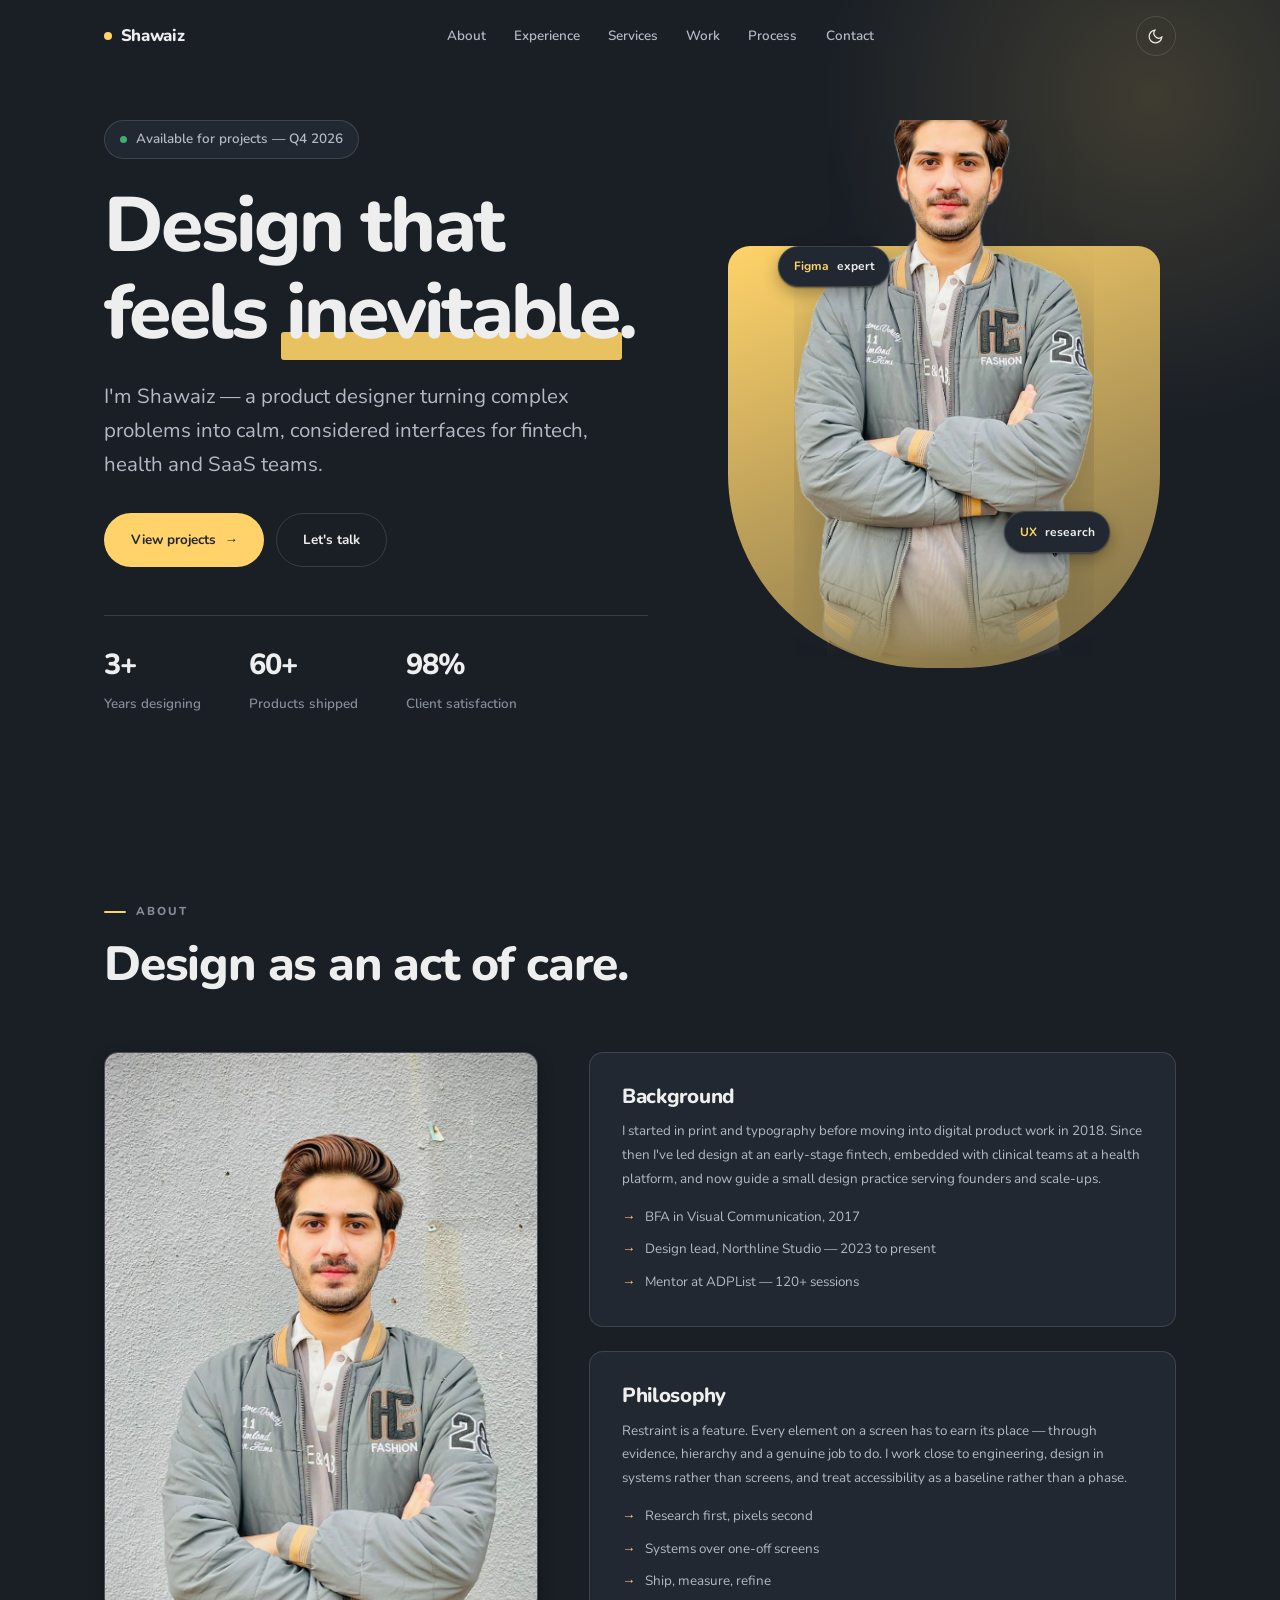
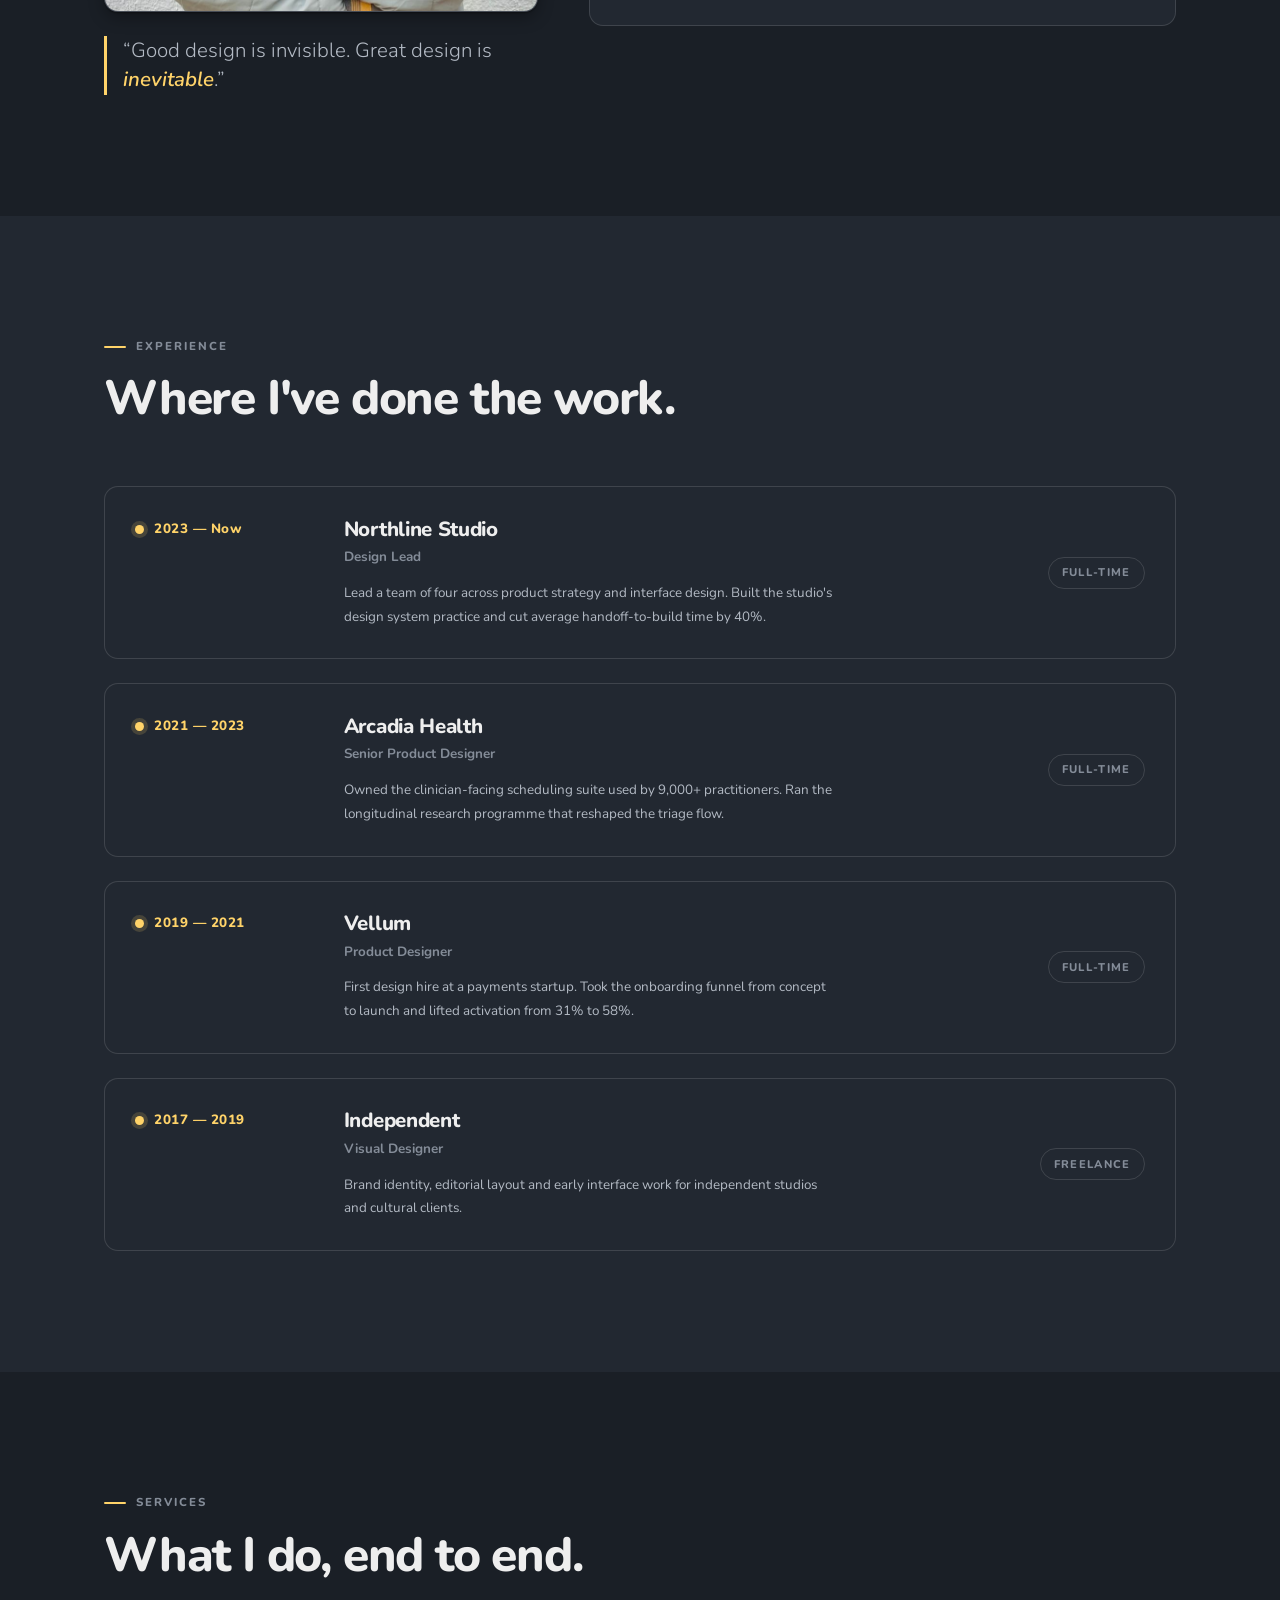
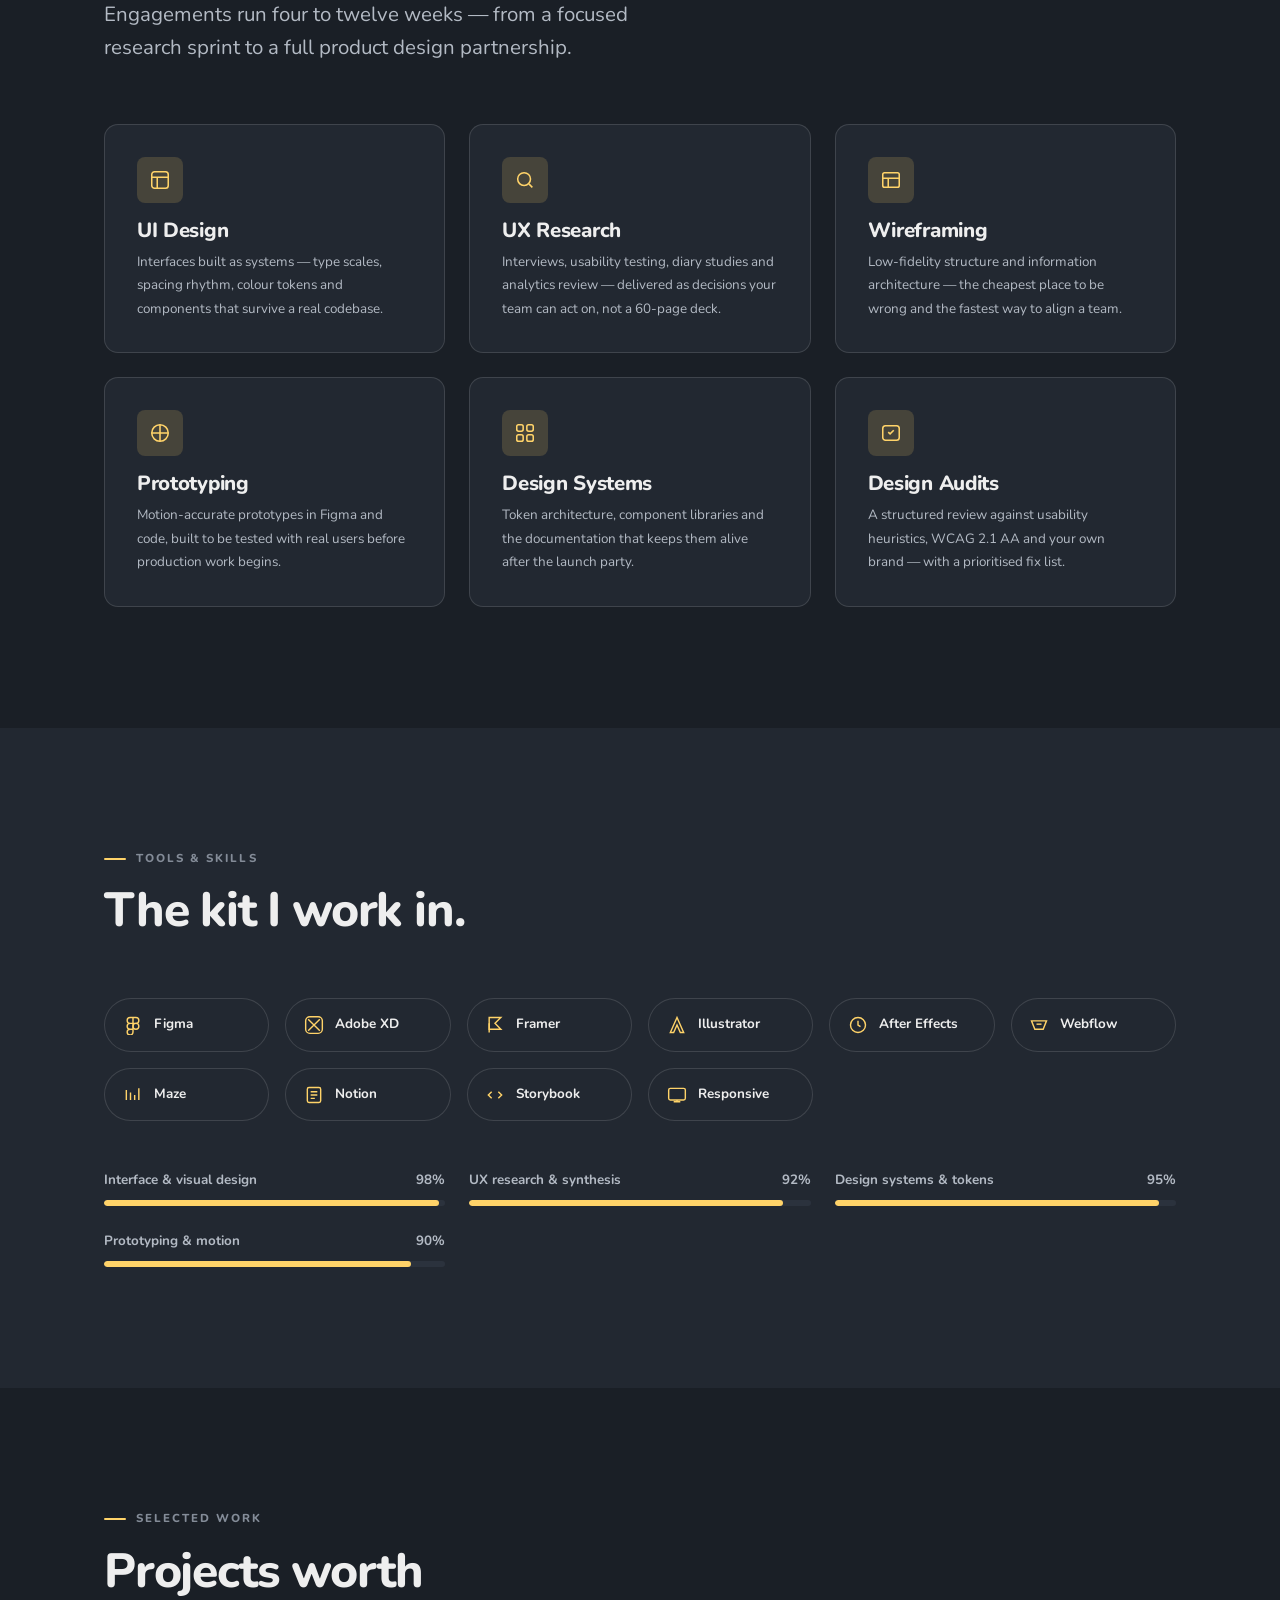
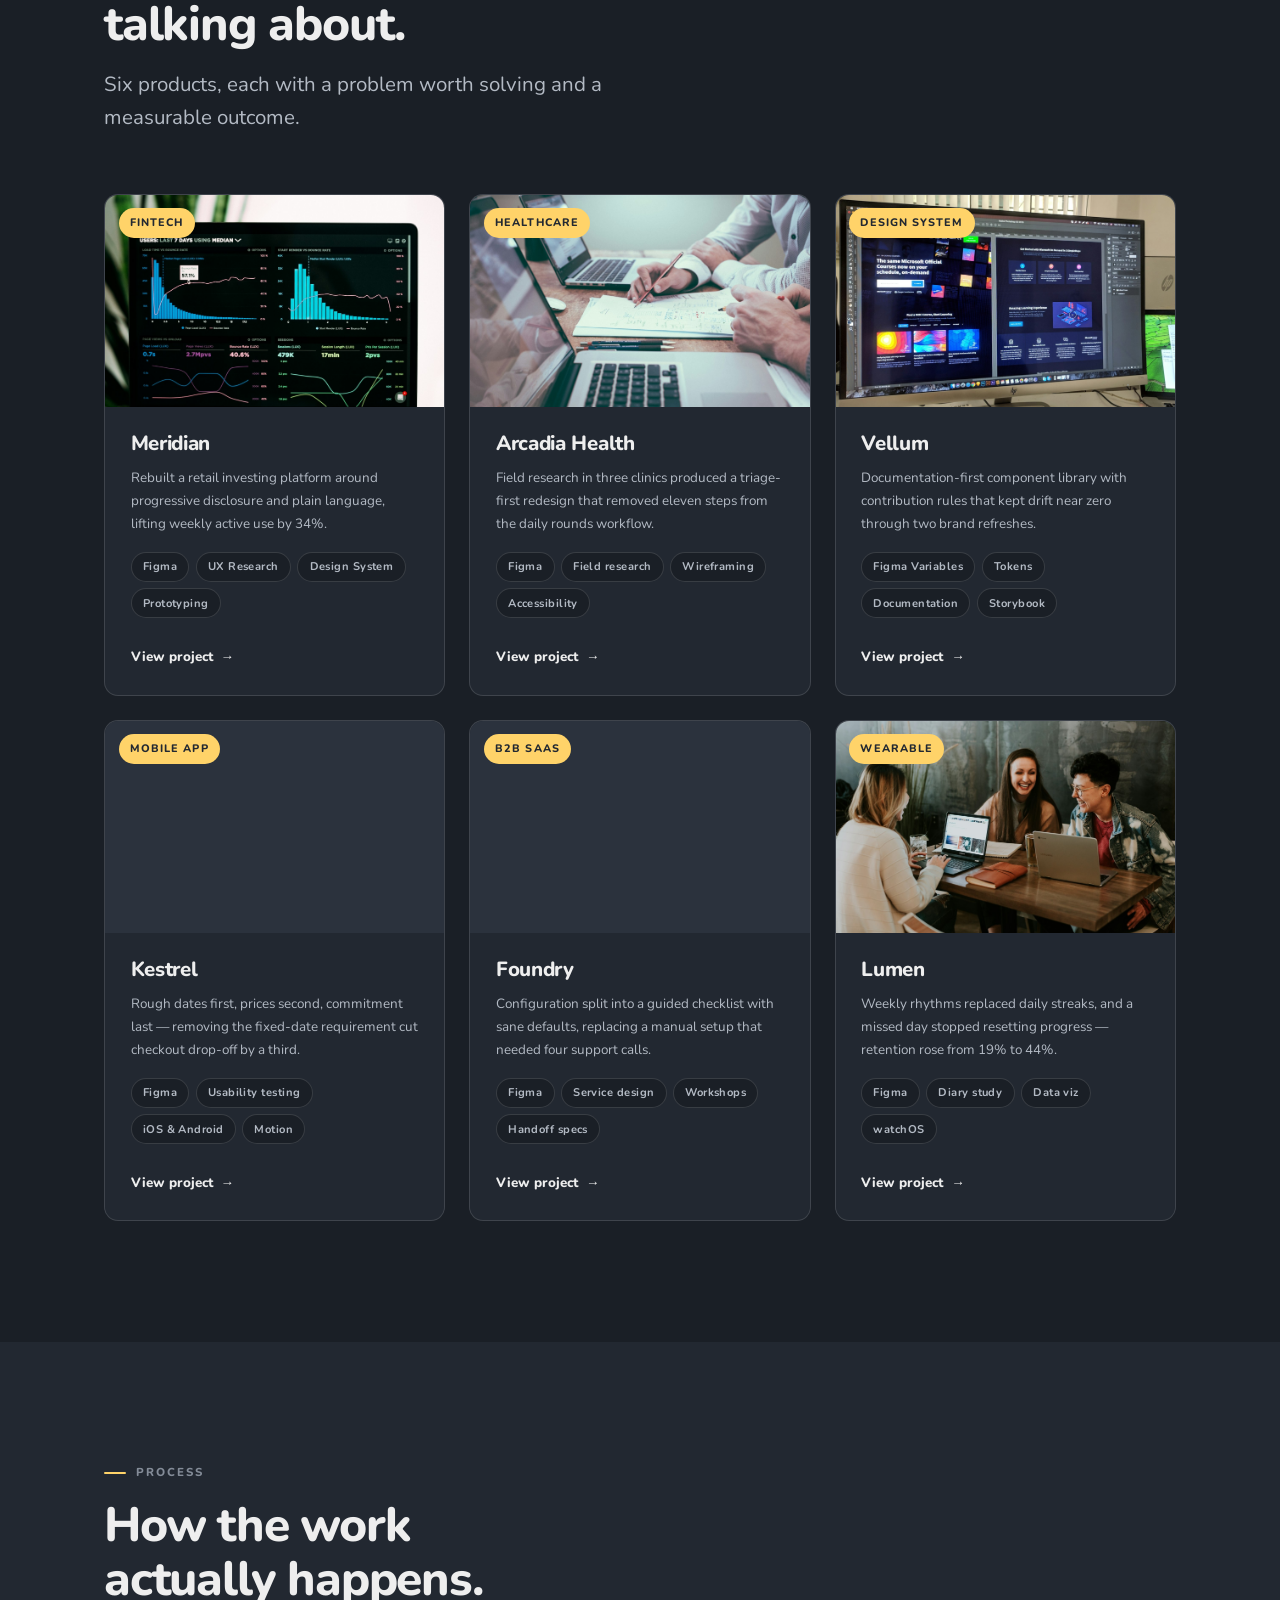
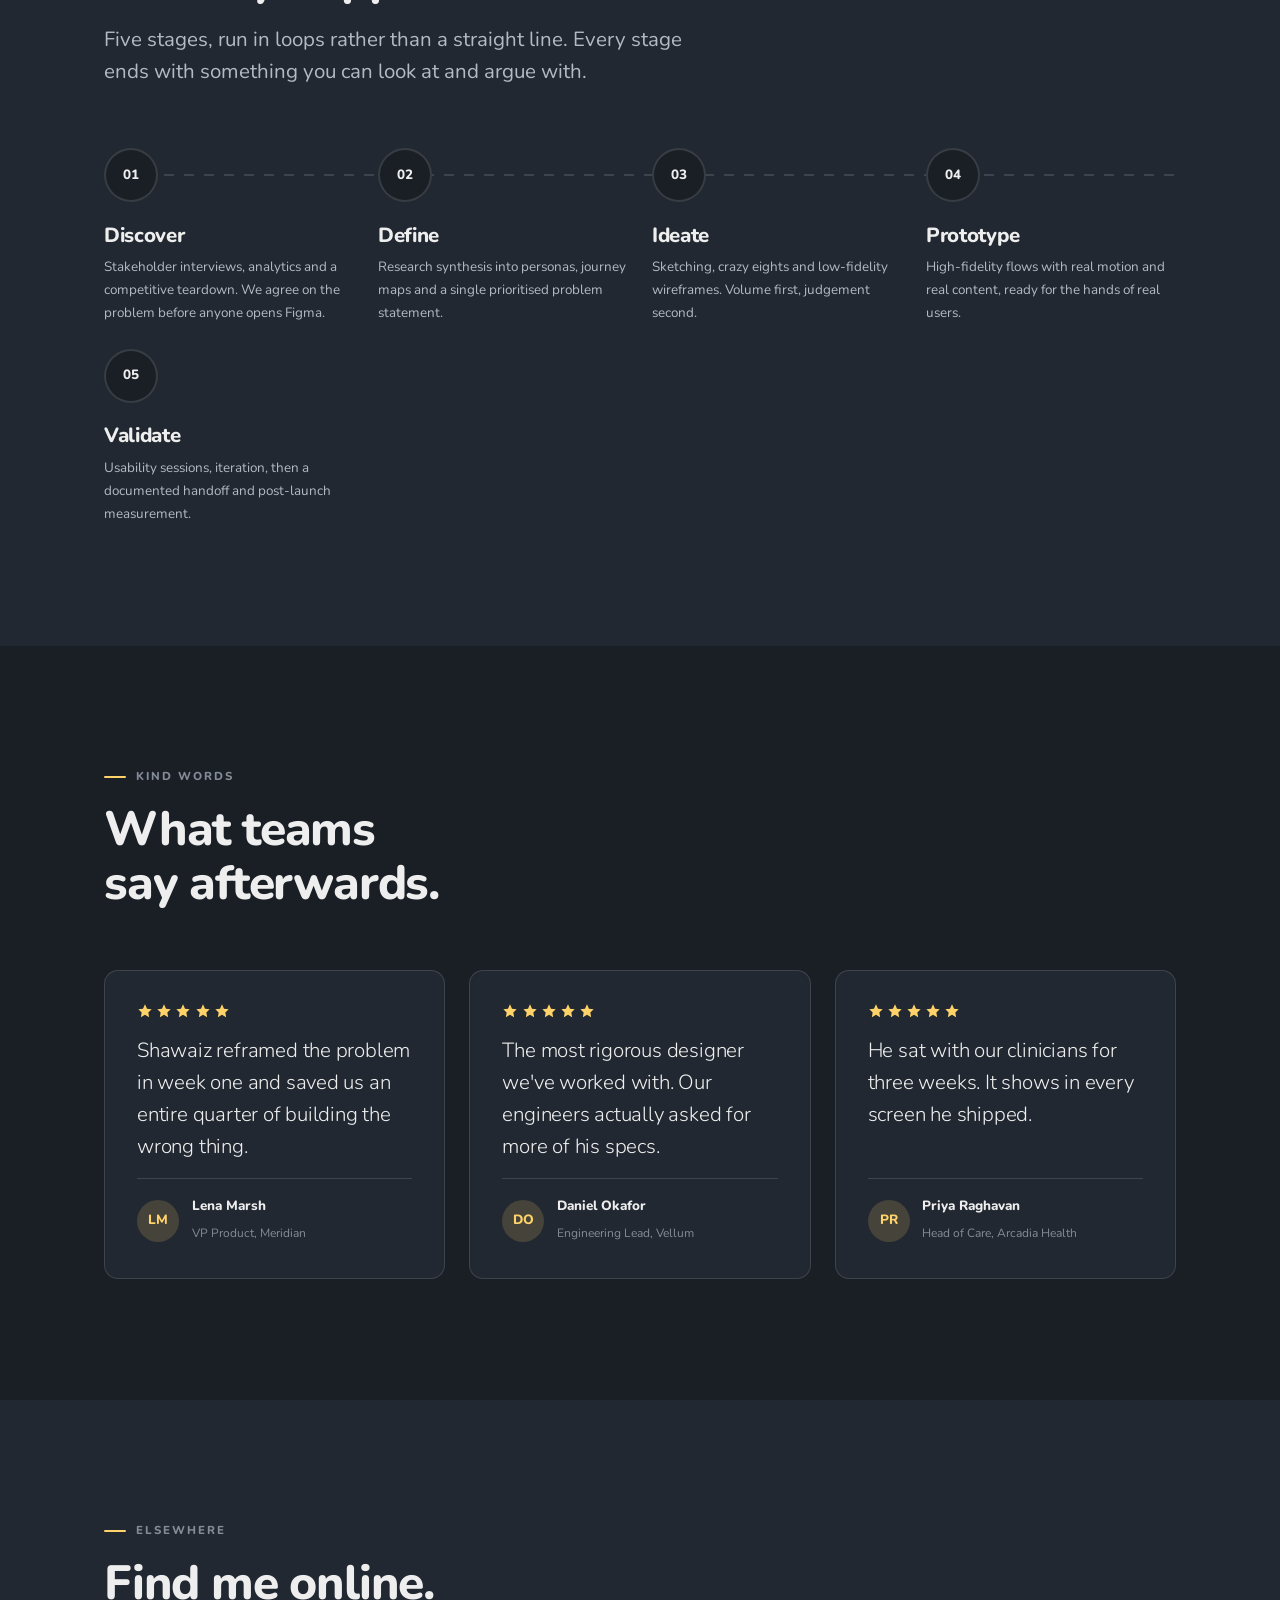
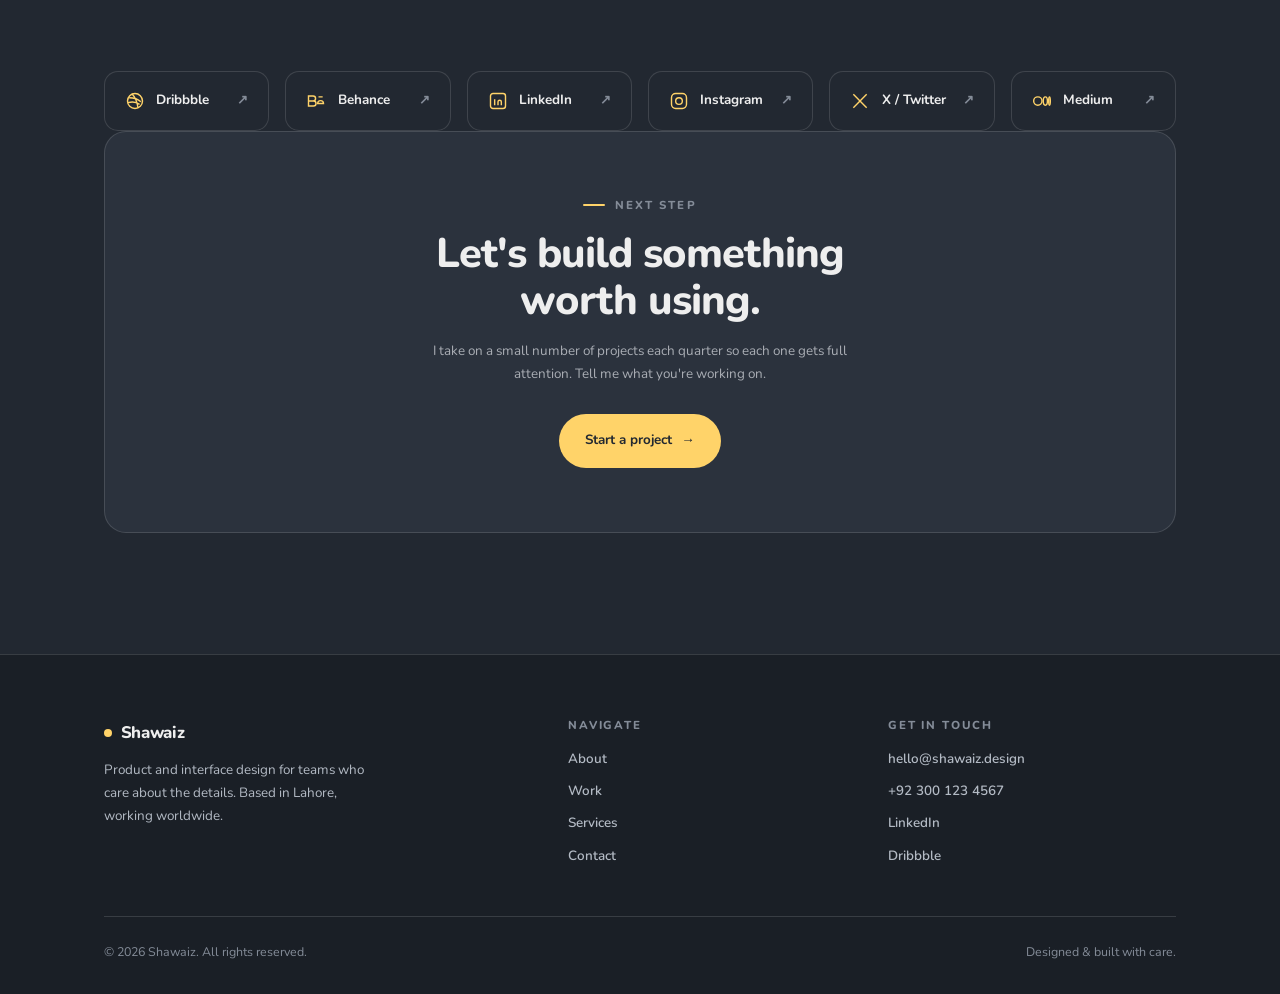
<file: index.html>
<!doctype html>
<html lang="en">
<head>
<title>Shawaiz — Product &amp; UI/UX Designer</title>
<meta name="description" content="Portfolio of Shawaiz, a product designer crafting calm, considered interfaces — UI design, UX research, wireframing and prototyping.">
<meta property="og:type" content="website">
<meta property="og:title" content="Shawaiz — Product &amp; UI/UX Designer">
<meta property="og:description" content="Product designer crafting calm, considered interfaces.">
<meta charset="utf-8">
<meta name="viewport" content="width=device-width, initial-scale=1">
<meta name="color-scheme" content="dark light">
<link rel="icon" href="data:image/svg+xml,%3Csvg xmlns='http://www.w3.org/2000/svg' viewBox='0 0 32 32'%3E%3Crect width='32' height='32' rx='7' fill='%23222831'/%3E%3Ccircle cx='16' cy='16' r='6' fill='%23FFD369'/%3E%3C/svg%3E">
<link rel="preconnect" href="https://fonts.googleapis.com">
<link rel="preconnect" href="https://fonts.gstatic.com" crossorigin>
<link href="https://fonts.googleapis.com/css2?family=Nunito:ital,wght@0,300..900;1,300..900&display=swap" rel="stylesheet">
<link rel="stylesheet" href="styles.css">
</head>
<body>

<a class="skip" href="#main">Skip to content</a>

<header class="nav">
  <a class="brand" href="index.html"><span class="dot"></span> Shawaiz</a>
  <nav aria-label="Primary">
    <ul class="nav-links" id="primary-menu">
      <li><a href="index.html#about">About</a></li>
      <li><a href="index.html#experience">Experience</a></li>
      <li><a href="index.html#services">Services</a></li>
      <li><a href="index.html#work">Work</a></li>
      <li><a href="index.html#process">Process</a></li>
      <li><a href="contact.html">Contact</a></li>
    </ul>
  </nav>
  <div class="nav-actions">
    <button class="icon-btn" data-theme-toggle aria-label="Toggle colour theme">
      <svg width="17" height="17" viewBox="0 0 24 24" fill="none" stroke="currentColor" stroke-width="1.7" aria-hidden="true"><path d="M21 12.8A9 9 0 1 1 11.2 3a7 7 0 0 0 9.8 9.8Z"/></svg>
    </button>
    <button class="icon-btn nav-toggle" data-nav-toggle aria-label="Open menu" aria-expanded="false" aria-controls="primary-menu">
      <svg class="ico-open" width="17" height="17" viewBox="0 0 24 24" fill="none" stroke="currentColor" stroke-width="1.8" aria-hidden="true"><path d="M4 8h16M4 16h16"/></svg>
      <svg class="ico-close" width="17" height="17" viewBox="0 0 24 24" fill="none" stroke="currentColor" stroke-width="1.8" aria-hidden="true"><path d="M6 6l12 12M18 6 6 18"/></svg>
    </button>
  </div>
</header>

<main id="main">

<!-- ================= HERO ================= -->
<section class="hero">
  <div class="wrap hero-grid">
    <div>
      <span class="chip" data-reveal><span class="pulse"></span> Available for projects — Q4 2026</span>
      <h1 data-reveal data-delay="70">Design that feels <span class="mark">inevitable</span>.</h1>
      <p class="hero-lead" data-reveal data-delay="140">I'm Shawaiz — a product designer turning complex problems into calm, considered interfaces for fintech, health and SaaS teams.</p>
      <div class="hero-cta" data-reveal data-delay="210">
        <a class="btn" href="#work">View projects <span class="arw">&rarr;</span></a>
        <a class="btn btn--ghost" href="contact.html">Let's talk</a>
      </div>
      <div class="hero-stats" data-reveal data-delay="280">
        <div><b>3+</b><span>Years designing</span></div>
        <div><b>60+</b><span>Products shipped</span></div>
        <div><b>98%</b><span>Client satisfaction</span></div>
      </div>
    </div>

    <figure class="hero-figure" data-reveal data-delay="120">
      <span class="float float--1"><b>Figma</b> expert</span>
      <span class="float float--2"><b>UX</b> research</span>
      <img src="assets/portrait-cutout.png" alt="Shawaiz, product designer" width="703" height="1350" fetchpriority="high">
    </figure>
  </div>
</section>

<!-- ================= ABOUT ================= -->
<section class="section" id="about">
  <div class="wrap">
    <div class="head" data-reveal>
      <span class="eyebrow">About</span>
      <h2>Design as an act of care.</h2>
    </div>
    <div class="about-grid">
      <figure class="about-photo" data-reveal>
        <img src="assets/portrait.jpg" alt="Shawaiz in the studio" width="900" height="1600" loading="lazy" decoding="async">
        <figcaption>“Good design is invisible. Great design is <em>inevitable</em>.”</figcaption>
      </figure>
      <div class="about-cards">
        <article class="about-card" data-reveal data-delay="80">
          <h3>Background</h3>
          <p>I started in print and typography before moving into digital product work in 2018. Since then I've led design at an early-stage fintech, embedded with clinical teams at a health platform, and now guide a small design practice serving founders and scale-ups.</p>
          <ul class="tick">
            <li>BFA in Visual Communication, 2017</li>
            <li>Design lead, Northline Studio — 2023 to present</li>
            <li>Mentor at ADPList — 120+ sessions</li>
          </ul>
        </article>
        <article class="about-card" data-reveal data-delay="160">
          <h3>Philosophy</h3>
          <p>Restraint is a feature. Every element on a screen has to earn its place — through evidence, hierarchy and a genuine job to do. I work close to engineering, design in systems rather than screens, and treat accessibility as a baseline rather than a phase.</p>
          <ul class="tick">
            <li>Research first, pixels second</li>
            <li>Systems over one-off screens</li>
            <li>Ship, measure, refine</li>
          </ul>
        </article>
      </div>
    </div>
  </div>
</section>

<!-- ================= EXPERIENCE ================= -->
<section class="section section--tint" id="experience">
  <div class="wrap">
    <div class="head" data-reveal>
      <span class="eyebrow">Experience</span>
      <h2>Where I've done the work.</h2>
    </div>
    <div class="xp">
      <article class="xp-item" data-reveal>
        <div class="xp-year">2023 — Now</div>
        <div class="xp-body">
          <h3>Northline Studio</h3>
          <span class="xp-role">Design Lead</span>
          <p>Lead a team of four across product strategy and interface design. Built the studio's design system practice and cut average handoff-to-build time by 40%.</p>
        </div>
        <div class="xp-tag">Full-time</div>
      </article>
      <article class="xp-item" data-reveal data-delay="70">
        <div class="xp-year">2021 — 2023</div>
        <div class="xp-body">
          <h3>Arcadia Health</h3>
          <span class="xp-role">Senior Product Designer</span>
          <p>Owned the clinician-facing scheduling suite used by 9,000+ practitioners. Ran the longitudinal research programme that reshaped the triage flow.</p>
        </div>
        <div class="xp-tag">Full-time</div>
      </article>
      <article class="xp-item" data-reveal data-delay="140">
        <div class="xp-year">2019 — 2021</div>
        <div class="xp-body">
          <h3>Vellum</h3>
          <span class="xp-role">Product Designer</span>
          <p>First design hire at a payments startup. Took the onboarding funnel from concept to launch and lifted activation from 31% to 58%.</p>
        </div>
        <div class="xp-tag">Full-time</div>
      </article>
      <article class="xp-item" data-reveal data-delay="210">
        <div class="xp-year">2017 — 2019</div>
        <div class="xp-body">
          <h3>Independent</h3>
          <span class="xp-role">Visual Designer</span>
          <p>Brand identity, editorial layout and early interface work for independent studios and cultural clients.</p>
        </div>
        <div class="xp-tag">Freelance</div>
      </article>
    </div>
  </div>
</section>

<!-- ================= SERVICES ================= -->
<section class="section" id="services">
  <div class="wrap">
    <div class="head" data-reveal>
      <span class="eyebrow">Services</span>
      <h2>What I do, end to end.</h2>
      <p>Engagements run four to twelve weeks — from a focused research sprint to a full product design partnership.</p>
    </div>
    <div class="grid-cards">
      <article class="svc" data-reveal>
        <div class="svc-icon"><svg viewBox="0 0 24 24" fill="none" stroke="currentColor" stroke-width="1.7"><rect x="3" y="3" width="18" height="18" rx="3"/><path d="M3 9h18M9 9v12"/></svg></div>
        <h3>UI Design</h3>
        <p>Interfaces built as systems — type scales, spacing rhythm, colour tokens and components that survive a real codebase.</p>
      </article>
      <article class="svc" data-reveal data-delay="60">
        <div class="svc-icon"><svg viewBox="0 0 24 24" fill="none" stroke="currentColor" stroke-width="1.7"><circle cx="11" cy="11" r="7"/><path d="m20 20-3.5-3.5"/></svg></div>
        <h3>UX Research</h3>
        <p>Interviews, usability testing, diary studies and analytics review — delivered as decisions your team can act on, not a 60-page deck.</p>
      </article>
      <article class="svc" data-reveal data-delay="120">
        <div class="svc-icon"><svg viewBox="0 0 24 24" fill="none" stroke="currentColor" stroke-width="1.7"><rect x="3" y="4" width="18" height="16" rx="2"/><path d="M3 10h18M9 10v10"/></svg></div>
        <h3>Wireframing</h3>
        <p>Low-fidelity structure and information architecture — the cheapest place to be wrong and the fastest way to align a team.</p>
      </article>
      <article class="svc" data-reveal data-delay="180">
        <div class="svc-icon"><svg viewBox="0 0 24 24" fill="none" stroke="currentColor" stroke-width="1.7"><path d="M12 3v18M3 12h18"/><circle cx="12" cy="12" r="9"/></svg></div>
        <h3>Prototyping</h3>
        <p>Motion-accurate prototypes in Figma and code, built to be tested with real users before production work begins.</p>
      </article>
      <article class="svc" data-reveal data-delay="240">
        <div class="svc-icon"><svg viewBox="0 0 24 24" fill="none" stroke="currentColor" stroke-width="1.7"><rect x="3" y="3" width="7" height="7" rx="2"/><rect x="14" y="3" width="7" height="7" rx="2"/><rect x="3" y="14" width="7" height="7" rx="2"/><rect x="14" y="14" width="7" height="7" rx="2"/></svg></div>
        <h3>Design Systems</h3>
        <p>Token architecture, component libraries and the documentation that keeps them alive after the launch party.</p>
      </article>
      <article class="svc" data-reveal data-delay="300">
        <div class="svc-icon"><svg viewBox="0 0 24 24" fill="none" stroke="currentColor" stroke-width="1.7"><path d="M9 11l2 2 4-4"/><rect x="3" y="4" width="18" height="16" rx="3"/></svg></div>
        <h3>Design Audits</h3>
        <p>A structured review against usability heuristics, WCAG 2.1 AA and your own brand — with a prioritised fix list.</p>
      </article>
    </div>
  </div>
</section>

<!-- ================= TOOLS ================= -->
<section class="section section--tint" id="tools">
  <div class="wrap">
    <div class="head" data-reveal>
      <span class="eyebrow">Tools &amp; skills</span>
      <h2>The kit I work in.</h2>
    </div>
    <div class="tools" data-reveal>
      <div class="tool"><svg viewBox="0 0 24 24" fill="none" stroke="currentColor" stroke-width="1.7"><path d="M12 3H8.5a3.5 3.5 0 0 0 0 7H12zM12 3h3.5a3.5 3.5 0 0 1 0 7H12zM12 10H8.5a3.5 3.5 0 0 0 0 7H12zM12 10v7m0 0H8.5a3.5 3.5 0 1 0 3.5 3.5z"/><circle cx="15.5" cy="13.5" r="3.5"/></svg> Figma</div>
      <div class="tool"><svg viewBox="0 0 24 24" fill="none" stroke="currentColor" stroke-width="1.7"><path d="m5 5 14 14M19 5 5 19"/><rect x="2" y="2" width="20" height="20" rx="5"/></svg> Adobe XD</div>
      <div class="tool"><svg viewBox="0 0 24 24" fill="none" stroke="currentColor" stroke-width="1.7"><path d="M5 3h14l-7 7 7 7H5z"/><path d="M5 10v11"/></svg> Framer</div>
      <div class="tool"><svg viewBox="0 0 24 24" fill="none" stroke="currentColor" stroke-width="1.7"><path d="M12 3 4 21h4l4-9 4 9h4z"/></svg> Illustrator</div>
      <div class="tool"><svg viewBox="0 0 24 24" fill="none" stroke="currentColor" stroke-width="1.7"><circle cx="12" cy="12" r="9"/><path d="M12 7v5l3 2"/></svg> After Effects</div>
      <div class="tool"><svg viewBox="0 0 24 24" fill="none" stroke="currentColor" stroke-width="1.7"><path d="M3 7h18l-4 10H7z"/><path d="M9 11h6"/></svg> Webflow</div>
      <div class="tool"><svg viewBox="0 0 24 24" fill="none" stroke="currentColor" stroke-width="1.7"><path d="M4 18V6m5 12V9m5 9v-6m5 6V4"/></svg> Maze</div>
      <div class="tool"><svg viewBox="0 0 24 24" fill="none" stroke="currentColor" stroke-width="1.7"><rect x="4" y="3" width="16" height="18" rx="2"/><path d="M8 8h8M8 12h8M8 16h5"/></svg> Notion</div>
      <div class="tool"><svg viewBox="0 0 24 24" fill="none" stroke="currentColor" stroke-width="1.7"><path d="m8 8-4 4 4 4M16 8l4 4-4 4"/></svg> Storybook</div>
      <div class="tool"><svg viewBox="0 0 24 24" fill="none" stroke="currentColor" stroke-width="1.7"><rect x="2" y="4" width="20" height="14" rx="2"/><path d="M8 20h8M12 18v2"/></svg> Responsive</div>
    </div>

    <div class="skills" data-reveal>
      <div><div class="bar-top"><span>Interface &amp; visual design</span><span>98%</span></div><div class="bar-track"><div class="bar-fill" data-level="98"></div></div></div>
      <div><div class="bar-top"><span>UX research &amp; synthesis</span><span>92%</span></div><div class="bar-track"><div class="bar-fill" data-level="92"></div></div></div>
      <div><div class="bar-top"><span>Design systems &amp; tokens</span><span>95%</span></div><div class="bar-track"><div class="bar-fill" data-level="95"></div></div></div>
      <div><div class="bar-top"><span>Prototyping &amp; motion</span><span>90%</span></div><div class="bar-track"><div class="bar-fill" data-level="90"></div></div></div>
    </div>
  </div>
</section>

<!-- ================= PROJECTS ================= -->
<section class="section" id="work">
  <div class="wrap">
    <div class="head" data-reveal>
      <span class="eyebrow">Selected work</span>
      <h2>Projects worth talking about.</h2>
      <p>Six products, each with a problem worth solving and a measurable outcome.</p>
    </div>
    <div class="proj-grid" data-projects></div>
  </div>
</section>

<!-- ================= PROCESS ================= -->
<section class="section section--tint" id="process">
  <div class="wrap">
    <div class="head" data-reveal>
      <span class="eyebrow">Process</span>
      <h2>How the work actually happens.</h2>
      <p>Five stages, run in loops rather than a straight line. Every stage ends with something you can look at and argue with.</p>
    </div>
    <div class="process">
      <article class="step" data-reveal><div class="step-num">01</div><h3>Discover</h3><p>Stakeholder interviews, analytics and a competitive teardown. We agree on the problem before anyone opens Figma.</p></article>
      <article class="step" data-reveal data-delay="60"><div class="step-num">02</div><h3>Define</h3><p>Research synthesis into personas, journey maps and a single prioritised problem statement.</p></article>
      <article class="step" data-reveal data-delay="120"><div class="step-num">03</div><h3>Ideate</h3><p>Sketching, crazy eights and low-fidelity wireframes. Volume first, judgement second.</p></article>
      <article class="step" data-reveal data-delay="180"><div class="step-num">04</div><h3>Prototype</h3><p>High-fidelity flows with real motion and real content, ready for the hands of real users.</p></article>
      <article class="step" data-reveal data-delay="240"><div class="step-num">05</div><h3>Validate</h3><p>Usability sessions, iteration, then a documented handoff and post-launch measurement.</p></article>
    </div>
  </div>
</section>

<!-- ================= TESTIMONIALS ================= -->
<section class="section" id="testimonials">
  <div class="wrap">
    <div class="head" data-reveal>
      <span class="eyebrow">Kind words</span>
      <h2>What teams say afterwards.</h2>
    </div>
    <div class="quotes">
      <article class="quote" data-reveal>
        <div class="stars" aria-label="Five out of five">
          <svg viewBox="0 0 24 24" fill="currentColor"><path d="m12 2 3 6.5 7 .9-5 4.8 1.2 7L12 17.8 5.8 21.2 7 14.2 2 9.4l7-.9z"/></svg><svg viewBox="0 0 24 24" fill="currentColor"><path d="m12 2 3 6.5 7 .9-5 4.8 1.2 7L12 17.8 5.8 21.2 7 14.2 2 9.4l7-.9z"/></svg><svg viewBox="0 0 24 24" fill="currentColor"><path d="m12 2 3 6.5 7 .9-5 4.8 1.2 7L12 17.8 5.8 21.2 7 14.2 2 9.4l7-.9z"/></svg><svg viewBox="0 0 24 24" fill="currentColor"><path d="m12 2 3 6.5 7 .9-5 4.8 1.2 7L12 17.8 5.8 21.2 7 14.2 2 9.4l7-.9z"/></svg><svg viewBox="0 0 24 24" fill="currentColor"><path d="m12 2 3 6.5 7 .9-5 4.8 1.2 7L12 17.8 5.8 21.2 7 14.2 2 9.4l7-.9z"/></svg>
        </div>
        <blockquote>Shawaiz reframed the problem in week one and saved us an entire quarter of building the wrong thing.</blockquote>
        <div class="who"><span class="ini">LM</span><div><b>Lena Marsh</b><span>VP Product, Meridian</span></div></div>
      </article>
      <article class="quote" data-reveal data-delay="70">
        <div class="stars" aria-label="Five out of five">
          <svg viewBox="0 0 24 24" fill="currentColor"><path d="m12 2 3 6.5 7 .9-5 4.8 1.2 7L12 17.8 5.8 21.2 7 14.2 2 9.4l7-.9z"/></svg><svg viewBox="0 0 24 24" fill="currentColor"><path d="m12 2 3 6.5 7 .9-5 4.8 1.2 7L12 17.8 5.8 21.2 7 14.2 2 9.4l7-.9z"/></svg><svg viewBox="0 0 24 24" fill="currentColor"><path d="m12 2 3 6.5 7 .9-5 4.8 1.2 7L12 17.8 5.8 21.2 7 14.2 2 9.4l7-.9z"/></svg><svg viewBox="0 0 24 24" fill="currentColor"><path d="m12 2 3 6.5 7 .9-5 4.8 1.2 7L12 17.8 5.8 21.2 7 14.2 2 9.4l7-.9z"/></svg><svg viewBox="0 0 24 24" fill="currentColor"><path d="m12 2 3 6.5 7 .9-5 4.8 1.2 7L12 17.8 5.8 21.2 7 14.2 2 9.4l7-.9z"/></svg>
        </div>
        <blockquote>The most rigorous designer we've worked with. Our engineers actually asked for more of his specs.</blockquote>
        <div class="who"><span class="ini">DO</span><div><b>Daniel Okafor</b><span>Engineering Lead, Vellum</span></div></div>
      </article>
      <article class="quote" data-reveal data-delay="140">
        <div class="stars" aria-label="Five out of five">
          <svg viewBox="0 0 24 24" fill="currentColor"><path d="m12 2 3 6.5 7 .9-5 4.8 1.2 7L12 17.8 5.8 21.2 7 14.2 2 9.4l7-.9z"/></svg><svg viewBox="0 0 24 24" fill="currentColor"><path d="m12 2 3 6.5 7 .9-5 4.8 1.2 7L12 17.8 5.8 21.2 7 14.2 2 9.4l7-.9z"/></svg><svg viewBox="0 0 24 24" fill="currentColor"><path d="m12 2 3 6.5 7 .9-5 4.8 1.2 7L12 17.8 5.8 21.2 7 14.2 2 9.4l7-.9z"/></svg><svg viewBox="0 0 24 24" fill="currentColor"><path d="m12 2 3 6.5 7 .9-5 4.8 1.2 7L12 17.8 5.8 21.2 7 14.2 2 9.4l7-.9z"/></svg><svg viewBox="0 0 24 24" fill="currentColor"><path d="m12 2 3 6.5 7 .9-5 4.8 1.2 7L12 17.8 5.8 21.2 7 14.2 2 9.4l7-.9z"/></svg>
        </div>
        <blockquote>He sat with our clinicians for three weeks. It shows in every screen he shipped.</blockquote>
        <div class="who"><span class="ini">PR</span><div><b>Priya Raghavan</b><span>Head of Care, Arcadia Health</span></div></div>
      </article>
    </div>
  </div>
</section>

<!-- ================= SOCIAL + CTA ================= -->
<section class="section section--tint">
  <div class="wrap">
    <div class="head" data-reveal>
      <span class="eyebrow">Elsewhere</span>
      <h2>Find me online.</h2>
    </div>
    <div class="socials" data-reveal>
      <a class="social" href="https://dribbble.com/" target="_blank" rel="noopener">
        <svg viewBox="0 0 24 24" fill="none" stroke="currentColor" stroke-width="1.7"><circle cx="12" cy="12" r="9"/><path d="M5 8c5 0 10 1 14 5M8.5 3.5C12 7 14.5 12 15.5 20M3.5 14c5-1.5 10-1 14 2"/></svg>
        <span>Dribbble</span><span class="arw">&#8599;</span></a>
      <a class="social" href="https://www.behance.net/" target="_blank" rel="noopener">
        <svg viewBox="0 0 24 24" fill="none" stroke="currentColor" stroke-width="1.7"><path d="M3 6h5.5a3 3 0 0 1 0 6H3zm0 6h6a3 3 0 0 1 0 6H3zM14 15h7a3.5 3.5 0 1 0-7 0zM15 7h5"/></svg>
        <span>Behance</span><span class="arw">&#8599;</span></a>
      <a class="social" href="https://www.linkedin.com/" target="_blank" rel="noopener">
        <svg viewBox="0 0 24 24" fill="none" stroke="currentColor" stroke-width="1.7"><rect x="3" y="3" width="18" height="18" rx="3"/><path d="M8 10v7M8 7v.01M12 17v-4a2 2 0 0 1 4 0v4"/></svg>
        <span>LinkedIn</span><span class="arw">&#8599;</span></a>
      <a class="social" href="https://www.instagram.com/" target="_blank" rel="noopener">
        <svg viewBox="0 0 24 24" fill="none" stroke="currentColor" stroke-width="1.7"><rect x="3" y="3" width="18" height="18" rx="5"/><circle cx="12" cy="12" r="4"/><path d="M17.5 6.5v.01"/></svg>
        <span>Instagram</span><span class="arw">&#8599;</span></a>
      <a class="social" href="https://x.com/" target="_blank" rel="noopener">
        <svg viewBox="0 0 24 24" fill="none" stroke="currentColor" stroke-width="1.7"><path d="m4 4 16 16M20 4 4 20"/></svg>
        <span>X / Twitter</span><span class="arw">&#8599;</span></a>
      <a class="social" href="https://medium.com/" target="_blank" rel="noopener">
        <svg viewBox="0 0 24 24" fill="none" stroke="currentColor" stroke-width="1.7"><circle cx="7" cy="12" r="5"/><ellipse cx="16" cy="12" rx="2.5" ry="5"/><ellipse cx="21" cy="12" rx="1" ry="5"/></svg>
        <span>Medium</span><span class="arw">&#8599;</span></a>
    </div>

    <div class="band-wrap" data-reveal>
      <div class="band">
        <span class="eyebrow">Next step</span>
        <h2>Let's build something worth using.</h2>
        <p>I take on a small number of projects each quarter so each one gets full attention. Tell me what you're working on.</p>
        <a class="btn" href="contact.html">Start a project <span class="arw">&rarr;</span></a>
      </div>
    </div>
  </div>
</section>

</main>

<footer class="footer">
  <div class="wrap">
    <div class="footer-top">
      <div class="footer-brand">
        <a class="brand" href="index.html"><span class="dot"></span> Shawaiz</a>
        <p>Product and interface design for teams who care about the details. Based in Lahore, working worldwide.</p>
      </div>
      <div>
        <h4>Navigate</h4>
        <ul>
          <li><a href="index.html#about">About</a></li>
          <li><a href="index.html#work">Work</a></li>
          <li><a href="index.html#services">Services</a></li>
          <li><a href="contact.html">Contact</a></li>
        </ul>
      </div>
      <div>
        <h4>Get in touch</h4>
        <ul>
          <li><a href="mailto:hello@shawaiz.design">hello@shawaiz.design</a></li>
          <li><a href="tel:+923001234567">+92 300 123 4567</a></li>
          <li><a href="https://www.linkedin.com/" target="_blank" rel="noopener">LinkedIn</a></li>
          <li><a href="https://dribbble.com/" target="_blank" rel="noopener">Dribbble</a></li>
        </ul>
      </div>
    </div>
    <div class="footer-bottom">
      <span>© <span data-year></span> Shawaiz. All rights reserved.</span>
      <span>Designed &amp; built with care.</span>
    </div>
  </div>
</footer>

<script src="main.js"></script>
</body>
</html>
</file>
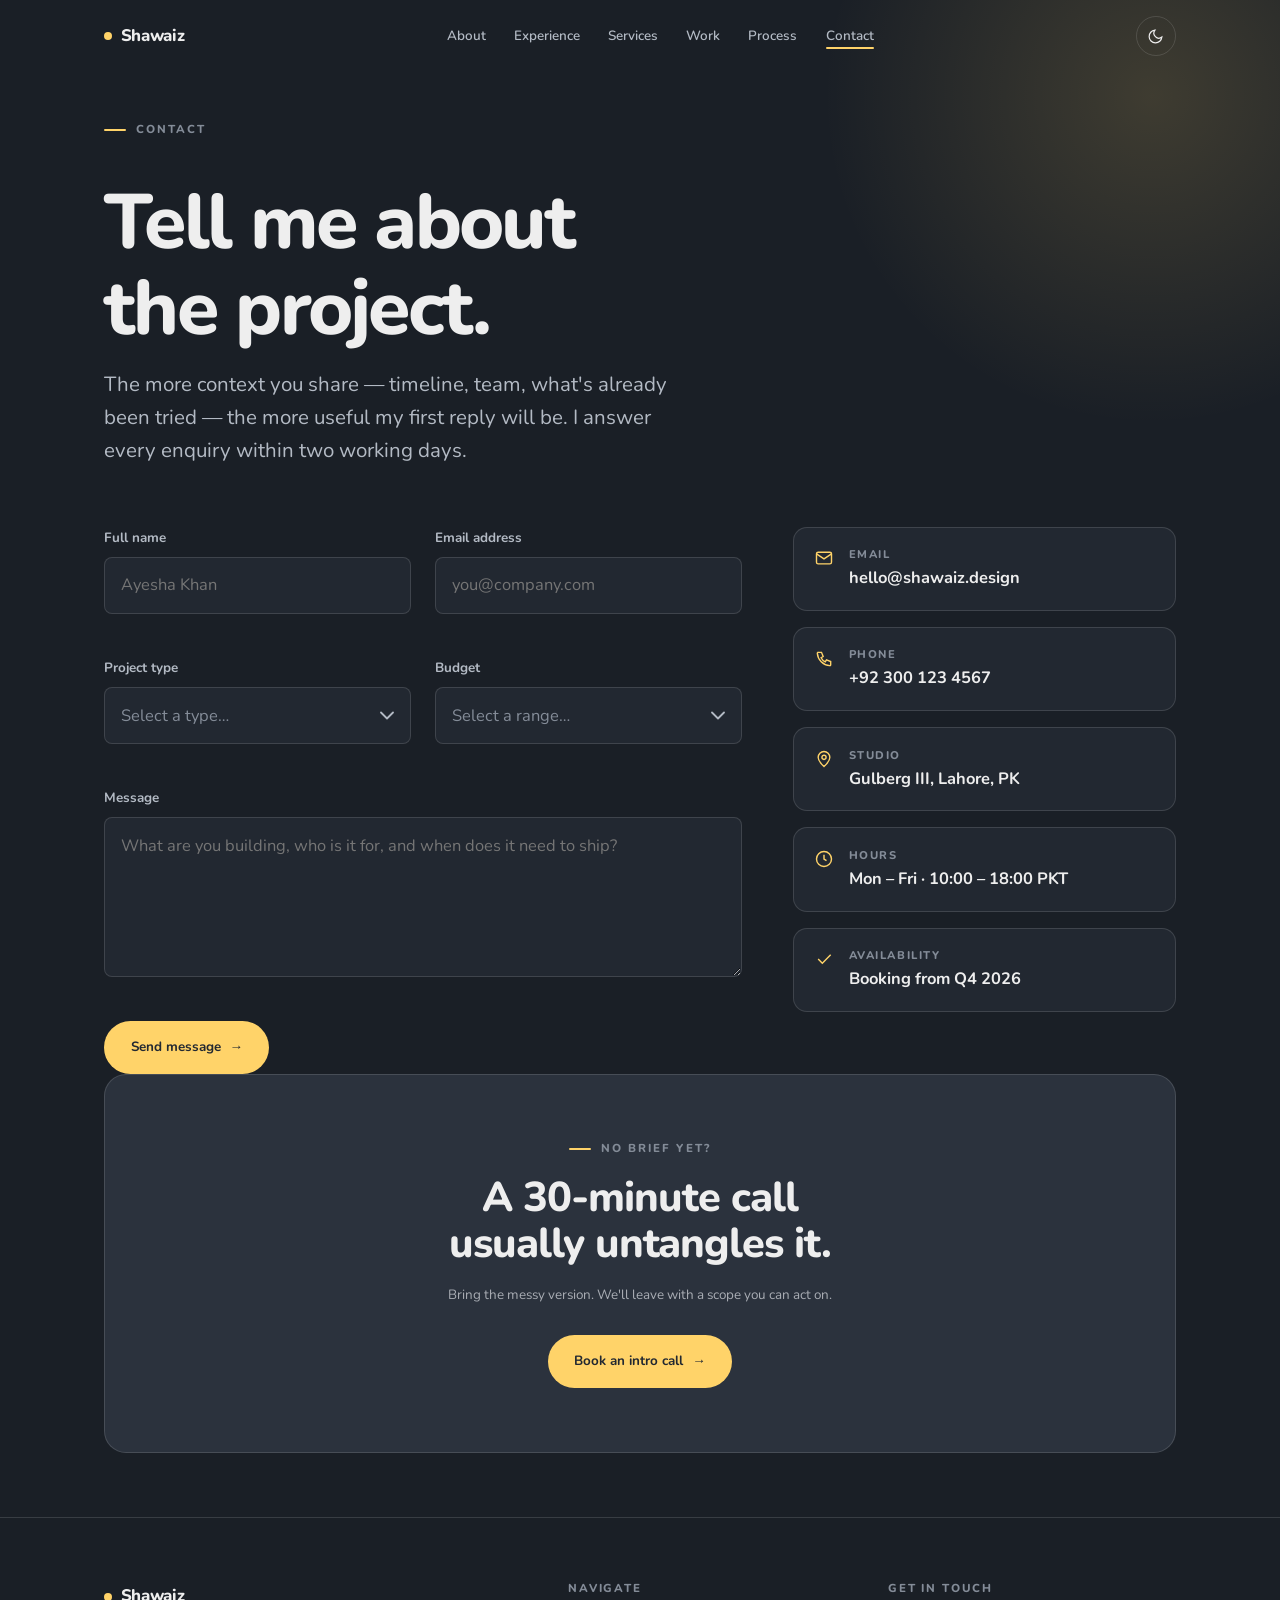
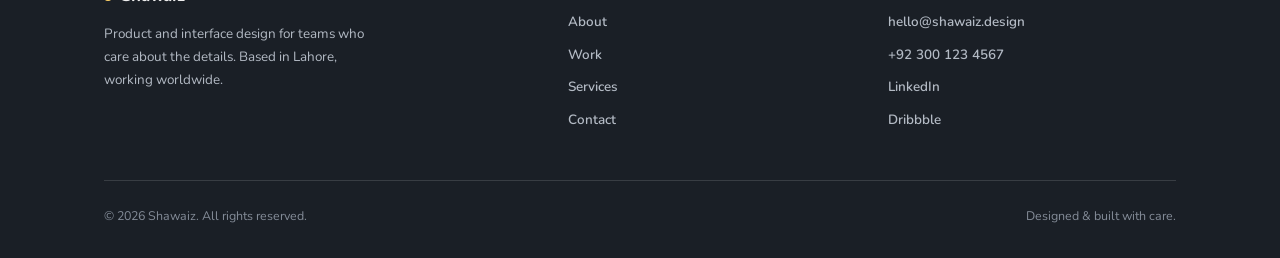
<file: contact.html>
<!doctype html>
<html lang="en">
<head>
<title>Contact — Shawaiz</title>
<meta name="description" content="Start a project with Shawaiz — product and UI/UX design. Enquiry form, email, phone and availability.">
<meta charset="utf-8">
<meta name="viewport" content="width=device-width, initial-scale=1">
<meta name="color-scheme" content="dark light">
<link rel="icon" href="data:image/svg+xml,%3Csvg xmlns='http://www.w3.org/2000/svg' viewBox='0 0 32 32'%3E%3Crect width='32' height='32' rx='7' fill='%23222831'/%3E%3Ccircle cx='16' cy='16' r='6' fill='%23FFD369'/%3E%3C/svg%3E">
<link rel="preconnect" href="https://fonts.googleapis.com">
<link rel="preconnect" href="https://fonts.gstatic.com" crossorigin>
<link href="https://fonts.googleapis.com/css2?family=Nunito:ital,wght@0,300..900;1,300..900&display=swap" rel="stylesheet">
<link rel="stylesheet" href="styles.css">
</head>
<body>

<a class="skip" href="#main">Skip to content</a>

<header class="nav">
  <a class="brand" href="index.html"><span class="dot"></span> Shawaiz</a>
  <nav aria-label="Primary">
    <ul class="nav-links" id="primary-menu">
      <li><a href="index.html#about">About</a></li>
      <li><a href="index.html#experience">Experience</a></li>
      <li><a href="index.html#services">Services</a></li>
      <li><a href="index.html#work">Work</a></li>
      <li><a href="index.html#process">Process</a></li>
      <li><a href="contact.html" aria-current="page">Contact</a></li>
    </ul>
  </nav>
  <div class="nav-actions">
    <button class="icon-btn" data-theme-toggle aria-label="Toggle colour theme">
      <svg width="17" height="17" viewBox="0 0 24 24" fill="none" stroke="currentColor" stroke-width="1.7" aria-hidden="true"><path d="M21 12.8A9 9 0 1 1 11.2 3a7 7 0 0 0 9.8 9.8Z"/></svg>
    </button>
    <button class="icon-btn nav-toggle" data-nav-toggle aria-label="Open menu" aria-expanded="false" aria-controls="primary-menu">
      <svg class="ico-open" width="17" height="17" viewBox="0 0 24 24" fill="none" stroke="currentColor" stroke-width="1.8" aria-hidden="true"><path d="M4 8h16M4 16h16"/></svg>
      <svg class="ico-close" width="17" height="17" viewBox="0 0 24 24" fill="none" stroke="currentColor" stroke-width="1.8" aria-hidden="true"><path d="M6 6l12 12M18 6 6 18"/></svg>
    </button>
  </div>
</header>

<main id="main">
<section class="hero hero--page">
  <div class="wrap">
    <div class="head page-head" data-reveal>
      <span class="eyebrow">Contact</span>
      <h1>Tell me about the project.</h1>
      <p>The more context you share — timeline, team, what's already been tried — the more useful my first reply will be. I answer every enquiry within two working days.</p>
    </div>

    <div class="contact-grid">
      <form class="form" data-contact-form novalidate data-reveal>
        <div class="form-row">
          <div class="field">
            <label for="fullname">Full name</label>
            <input id="fullname" name="fullname" type="text" autocomplete="name" placeholder="Ayesha Khan">
            <span class="err" role="alert"></span>
          </div>
          <div class="field">
            <label for="email">Email address</label>
            <input id="email" name="email" type="email" autocomplete="email" placeholder="you@company.com">
            <span class="err" role="alert"></span>
          </div>
        </div>
        <div class="form-row">
          <div class="field">
            <label for="ptype">Project type</label>
            <select id="ptype" name="ptype" required>
              <option value="">Select a type…</option>
              <option>Product / UI design</option>
              <option>UX research</option>
              <option>Design system</option>
              <option>Wireframing &amp; prototyping</option>
              <option>Design audit</option>
              <option>Something else</option>
            </select>
            <span class="err" role="alert"></span>
          </div>
          <div class="field">
            <label for="budget">Budget</label>
            <select id="budget" name="budget" required>
              <option value="">Select a range…</option>
              <option>Under $5k</option>
              <option>$5k – $15k</option>
              <option>$15k – $40k</option>
              <option>$40k+</option>
              <option>Not sure yet</option>
            </select>
            <span class="err" role="alert"></span>
          </div>
        </div>
        <div class="field">
          <label for="message">Message</label>
          <textarea id="message" name="message" placeholder="What are you building, who is it for, and when does it need to ship?"></textarea>
          <span class="err" role="alert"></span>
        </div>
        <div>
          <button class="btn" type="submit">Send message <span class="arw">&rarr;</span></button>
          <div class="form-ok" role="status" aria-live="polite"></div>
        </div>
      </form>

      <div class="info" data-reveal data-delay="100">
        <div class="info-item">
          <svg viewBox="0 0 24 24" fill="none" stroke="currentColor" stroke-width="1.7"><rect x="3" y="5" width="18" height="14" rx="2"/><path d="m3 7 9 6 9-6"/></svg>
          <div><span>Email</span><a href="mailto:hello@shawaiz.design">hello@shawaiz.design</a></div>
        </div>
        <div class="info-item">
          <svg viewBox="0 0 24 24" fill="none" stroke="currentColor" stroke-width="1.7"><path d="M5 4h4l2 5-2.5 1.5a11 11 0 0 0 5 5L15 13l5 2v4a1 1 0 0 1-1.1 1A16 16 0 0 1 4 5.1 1 1 0 0 1 5 4z"/></svg>
          <div><span>Phone</span><a href="tel:+923001234567">+92 300 123 4567</a></div>
        </div>
        <div class="info-item">
          <svg viewBox="0 0 24 24" fill="none" stroke="currentColor" stroke-width="1.7"><path d="M12 21s7-6.2 7-11a7 7 0 1 0-14 0c0 4.8 7 11 7 11z"/><circle cx="12" cy="10" r="2.5"/></svg>
          <div><span>Studio</span><b>Gulberg III, Lahore, PK</b></div>
        </div>
        <div class="info-item">
          <svg viewBox="0 0 24 24" fill="none" stroke="currentColor" stroke-width="1.7"><circle cx="12" cy="12" r="9"/><path d="M12 7v5l3 2"/></svg>
          <div><span>Hours</span><b>Mon – Fri · 10:00 – 18:00 PKT</b></div>
        </div>
        <div class="info-item">
          <svg viewBox="0 0 24 24" fill="none" stroke="currentColor" stroke-width="1.7"><path d="M5 12l5 5L20 7"/></svg>
          <div><span>Availability</span><b>Booking from Q4 2026</b></div>
        </div>
      </div>
    </div>

    <div class="band-wrap" data-reveal>
      <div class="band">
        <span class="eyebrow">No brief yet?</span>
        <h2>A 30-minute call usually untangles it.</h2>
        <p>Bring the messy version. We'll leave with a scope you can act on.</p>
        <a class="btn" href="mailto:hello@shawaiz.design?subject=Intro%20call">Book an intro call <span class="arw">&rarr;</span></a>
      </div>
    </div>
  </div>
</section>
</main>

<footer class="footer">
  <div class="wrap">
    <div class="footer-top">
      <div class="footer-brand">
        <a class="brand" href="index.html"><span class="dot"></span> Shawaiz</a>
        <p>Product and interface design for teams who care about the details. Based in Lahore, working worldwide.</p>
      </div>
      <div>
        <h4>Navigate</h4>
        <ul>
          <li><a href="index.html#about">About</a></li>
          <li><a href="index.html#work">Work</a></li>
          <li><a href="index.html#services">Services</a></li>
          <li><a href="contact.html">Contact</a></li>
        </ul>
      </div>
      <div>
        <h4>Get in touch</h4>
        <ul>
          <li><a href="mailto:hello@shawaiz.design">hello@shawaiz.design</a></li>
          <li><a href="tel:+923001234567">+92 300 123 4567</a></li>
          <li><a href="https://www.linkedin.com/" target="_blank" rel="noopener">LinkedIn</a></li>
          <li><a href="https://dribbble.com/" target="_blank" rel="noopener">Dribbble</a></li>
        </ul>
      </div>
    </div>
    <div class="footer-bottom">
      <span>© <span data-year></span> Shawaiz. All rights reserved.</span>
      <span>Designed &amp; built with care.</span>
    </div>
  </div>
</footer>

<script src="main.js"></script>
</body>
</html>
</file>
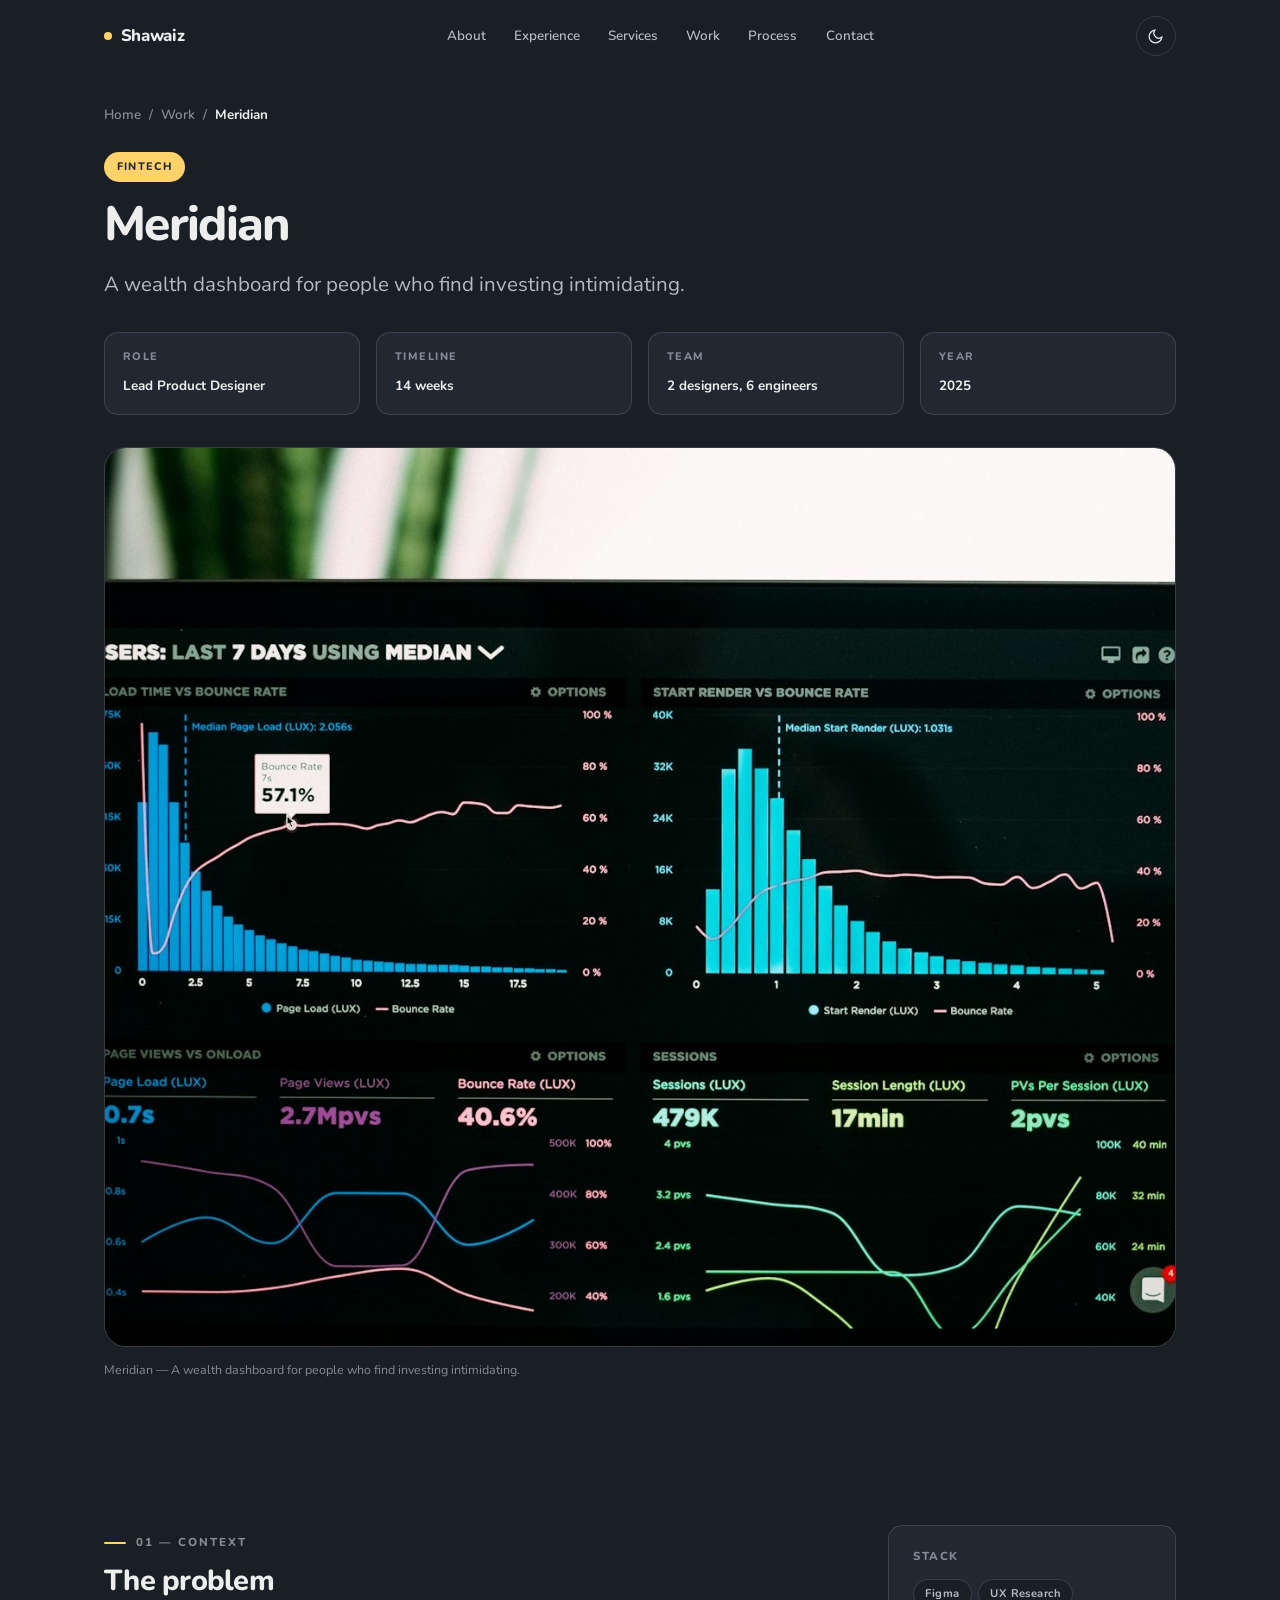
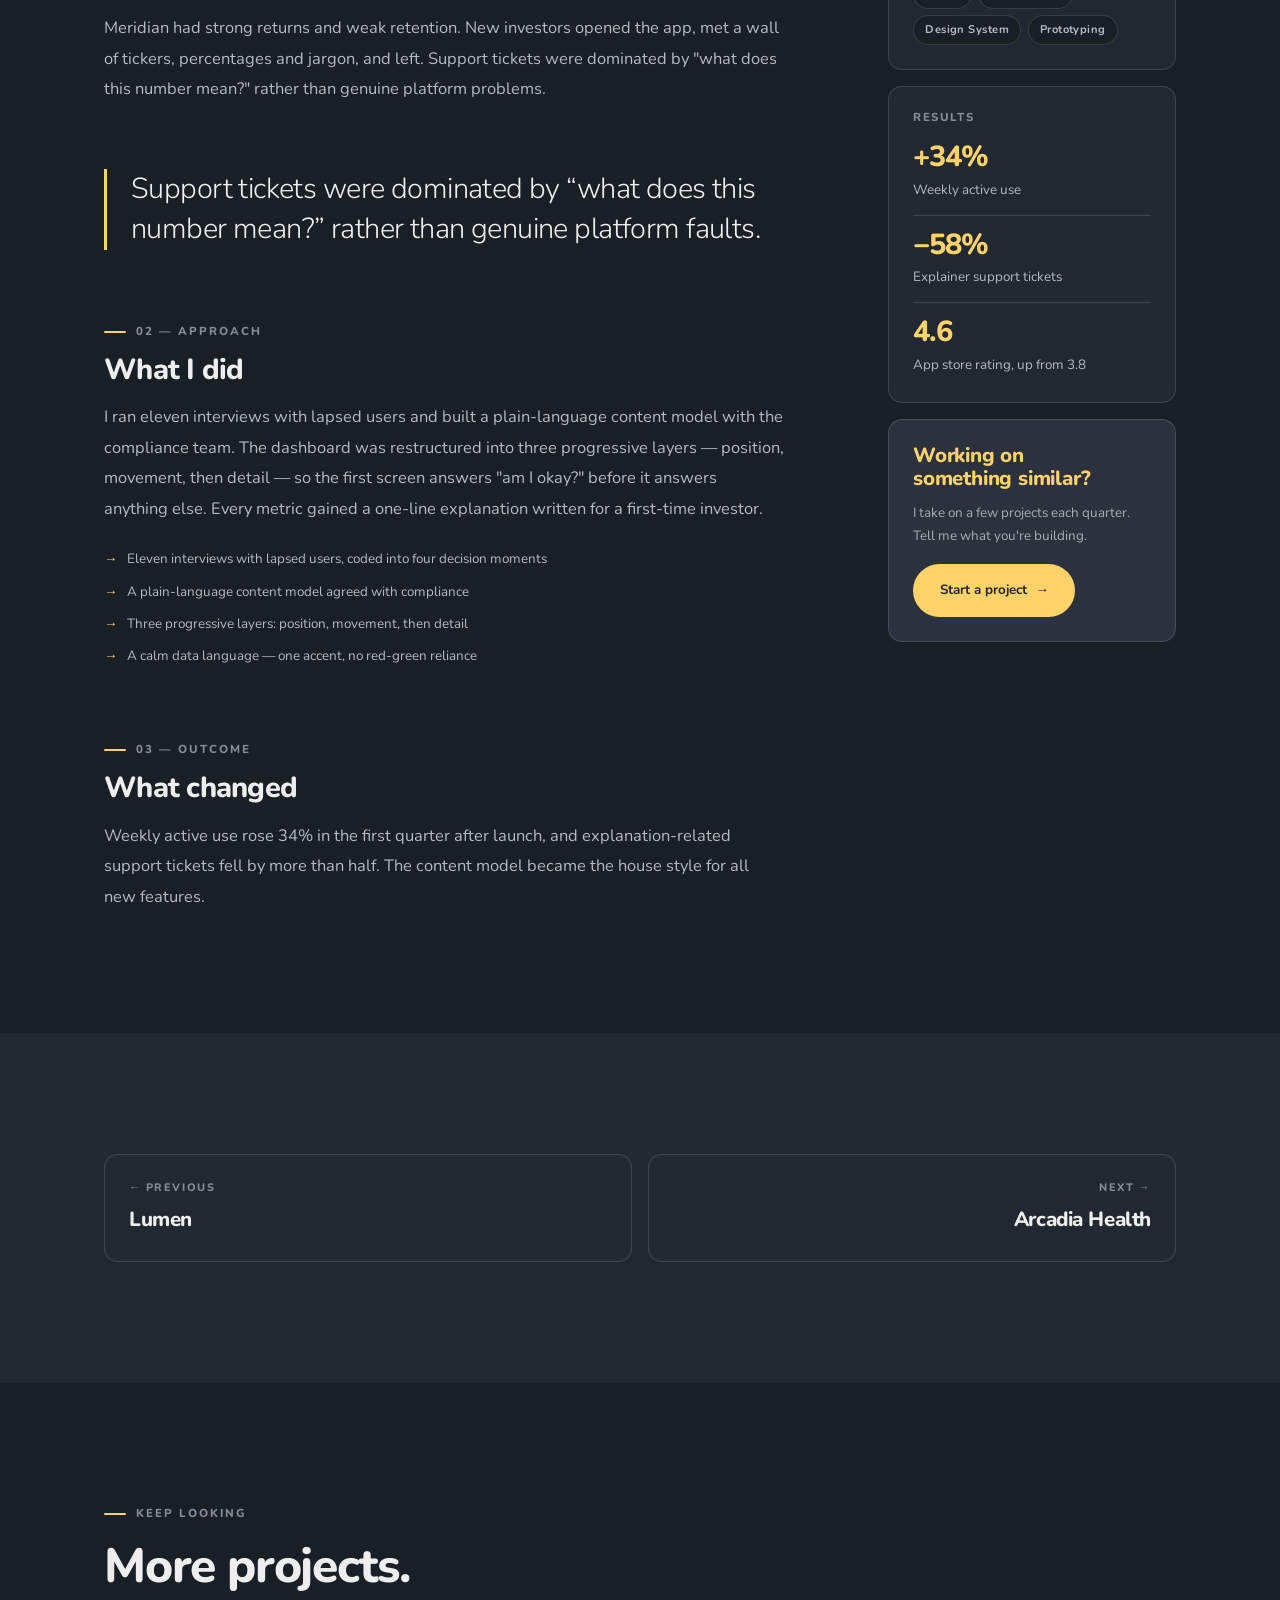
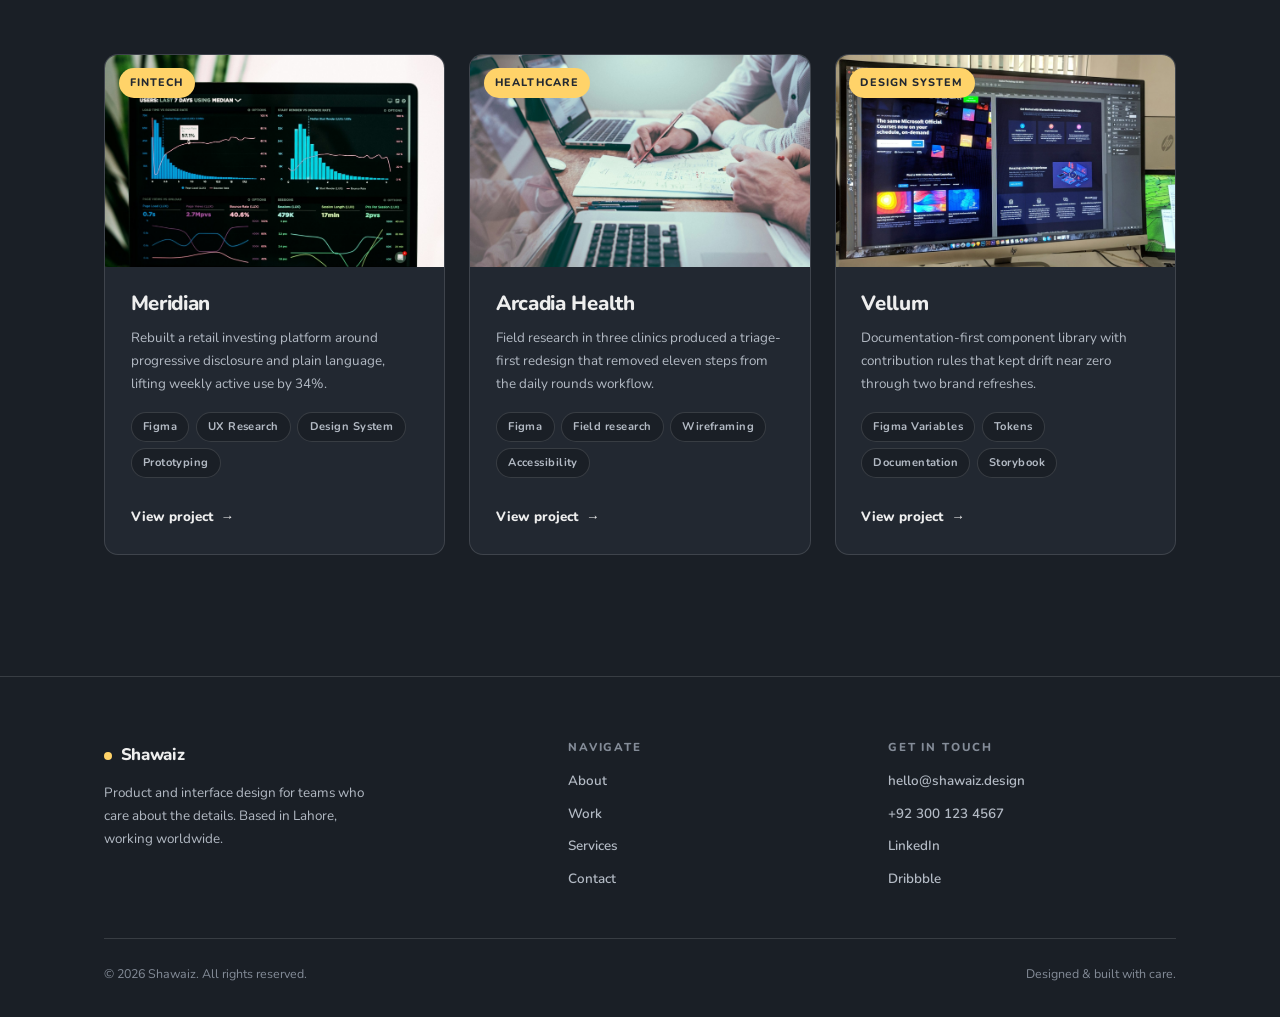
<file: project.html>
<!doctype html>
<html lang="en">
<head>
<title>Case study — Shawaiz</title>
<meta name="description" content="Project case study by Shawaiz — problem, approach, outcome and stack.">
<meta charset="utf-8">
<meta name="viewport" content="width=device-width, initial-scale=1">
<meta name="color-scheme" content="dark light">
<link rel="icon" href="data:image/svg+xml,%3Csvg xmlns='http://www.w3.org/2000/svg' viewBox='0 0 32 32'%3E%3Crect width='32' height='32' rx='7' fill='%23222831'/%3E%3Ccircle cx='16' cy='16' r='6' fill='%23FFD369'/%3E%3C/svg%3E">
<link rel="preconnect" href="https://fonts.googleapis.com">
<link rel="preconnect" href="https://fonts.gstatic.com" crossorigin>
<link href="https://fonts.googleapis.com/css2?family=Nunito:ital,wght@0,300..900;1,300..900&display=swap" rel="stylesheet">
<link rel="stylesheet" href="styles.css">
</head>
<body>

<a class="skip" href="#main">Skip to content</a>

<header class="nav">
  <a class="brand" href="index.html"><span class="dot"></span> Shawaiz</a>
  <nav aria-label="Primary">
    <ul class="nav-links" id="primary-menu">
      <li><a href="index.html#about">About</a></li>
      <li><a href="index.html#experience">Experience</a></li>
      <li><a href="index.html#services">Services</a></li>
      <li><a href="index.html#work">Work</a></li>
      <li><a href="index.html#process">Process</a></li>
      <li><a href="contact.html">Contact</a></li>
    </ul>
  </nav>
  <div class="nav-actions">
    <button class="icon-btn" data-theme-toggle aria-label="Toggle colour theme">
      <svg width="17" height="17" viewBox="0 0 24 24" fill="none" stroke="currentColor" stroke-width="1.7" aria-hidden="true"><path d="M21 12.8A9 9 0 1 1 11.2 3a7 7 0 0 0 9.8 9.8Z"/></svg>
    </button>
    <button class="icon-btn nav-toggle" data-nav-toggle aria-label="Open menu" aria-expanded="false" aria-controls="primary-menu">
      <svg class="ico-open" width="17" height="17" viewBox="0 0 24 24" fill="none" stroke="currentColor" stroke-width="1.8" aria-hidden="true"><path d="M4 8h16M4 16h16"/></svg>
      <svg class="ico-close" width="17" height="17" viewBox="0 0 24 24" fill="none" stroke="currentColor" stroke-width="1.8" aria-hidden="true"><path d="M6 6l12 12M18 6 6 18"/></svg>
    </button>
  </div>
</header>

<main id="main">

  <!-- ===== case hero ===== -->
  <section class="case-hero">
    <div class="wrap">
      <nav class="crumbs" aria-label="Breadcrumb">
        <a href="index.html">Home</a><span>/</span><a href="index.html#work">Work</a><span>/</span><b data-case="crumb">Project</b>
      </nav>
      <span class="case-badge" data-case="badge">Project</span>
      <h1 data-case="title">Project</h1>
      <p class="case-tagline" data-case="tagline"></p>
      <div class="case-meta">
        <div><span>Role</span><b data-case="role"></b></div>
        <div><span>Timeline</span><b data-case="timeline"></b></div>
        <div><span>Team</span><b data-case="team"></b></div>
        <div><span>Year</span><b data-case="year"></b></div>
      </div>
    </div>
  </section>

  <!-- ===== cover ===== -->
  <section class="case-cover-wrap">
    <div class="wrap">
      <figure class="case-figure">
        <img class="case-cover" data-case="cover" src="" alt="" width="1600" height="900">
        <figcaption data-case="covercap"></figcaption>
      </figure>
    </div>
  </section>

  <!-- ===== body ===== -->
  <section class="section case-body-section">
    <div class="wrap case-body">
      <article>
        <div class="case-block">
          <span class="eyebrow">01 — Context</span>
          <h2>The problem</h2>
          <p data-case="problem"></p>
        </div>

        <blockquote class="pull" data-case="pull"></blockquote>

        <div class="case-block">
          <span class="eyebrow">02 — Approach</span>
          <h2>What I did</h2>
          <p data-case="approach"></p>
          <ul class="tick" data-case="steps"></ul>
        </div>

        <div class="case-block">
          <span class="eyebrow">03 — Outcome</span>
          <h2>What changed</h2>
          <p data-case="outcome"></p>
        </div>
      </article>

      <aside class="case-side">
        <div class="side-card">
          <h3>Stack</h3>
          <ul class="stack" data-case="stack"></ul>
        </div>
        <div class="side-card">
          <h3>Results</h3>
          <ul class="result" data-case="results"></ul>
        </div>
        <div class="side-card side-card--cta">
          <h3>Working on something similar?</h3>
          <p>I take on a few projects each quarter. Tell me what you're building.</p>
          <a class="btn btn--amber" href="contact.html">Start a project <span class="arw">&rarr;</span></a>
        </div>
      </aside>
    </div>
  </section>

  <!-- ===== prev / next ===== -->
  <section class="section section--tint section--tight">
    <div class="wrap">
      <div class="pager" data-case="pager"></div>
    </div>
  </section>

  <!-- ===== more work ===== -->
  <section class="section">
    <div class="wrap">
      <div class="head" data-reveal><span class="eyebrow">Keep looking</span><h2>More projects.</h2></div>
      <div class="proj-grid" data-projects data-limit="3"></div>
    </div>
  </section>
</main>

<footer class="footer">
  <div class="wrap">
    <div class="footer-top">
      <div class="footer-brand">
        <a class="brand" href="index.html"><span class="dot"></span> Shawaiz</a>
        <p>Product and interface design for teams who care about the details. Based in Lahore, working worldwide.</p>
      </div>
      <div>
        <h4>Navigate</h4>
        <ul>
          <li><a href="index.html#about">About</a></li>
          <li><a href="index.html#work">Work</a></li>
          <li><a href="index.html#services">Services</a></li>
          <li><a href="contact.html">Contact</a></li>
        </ul>
      </div>
      <div>
        <h4>Get in touch</h4>
        <ul>
          <li><a href="mailto:hello@shawaiz.design">hello@shawaiz.design</a></li>
          <li><a href="tel:+923001234567">+92 300 123 4567</a></li>
          <li><a href="https://www.linkedin.com/" target="_blank" rel="noopener">LinkedIn</a></li>
          <li><a href="https://dribbble.com/" target="_blank" rel="noopener">Dribbble</a></li>
        </ul>
      </div>
    </div>
    <div class="footer-bottom">
      <span>© <span data-year></span> Shawaiz. All rights reserved.</span>
      <span>Designed &amp; built with care.</span>
    </div>
  </div>
</footer>

<script src="main.js"></script>
</body>
</html>
</file>
<file: styles.css>
:root{
  /* dark is the default — light is opt-in via the toggle */
  --bg:#1a1f26;
  --surface:#222831;
  --surface-2:#2b323d;
  --ink:#eeeeee;
  --ink-2:#b3bac4;
  --ink-3:#848c98;
  --line:rgba(238,238,238,.14);
  --line-2:rgba(238,238,238,.07);
  --amber:#ffd369;
  --accent:#ffd369;
  --accent-soft:rgba(255,211,105,.16);
  --cta-bg:#ffd369;
  --cta-fg:#222831;
  --ring:rgba(255,211,105,.16);
  --band-bg:#2b323d;
  --band-fg:#eeeeee;
  --band-mute:#a9adb4;
  --shadow-1:0 1px 2px rgba(0,0,0,.4), 0 6px 16px rgba(0,0,0,.3);
  --shadow-2:0 2px 8px rgba(0,0,0,.45), 0 22px 48px rgba(0,0,0,.5);

  --font:"Nunito", -apple-system, BlinkMacSystemFont, "Segoe UI", Helvetica, Arial, sans-serif;

  --t--1:clamp(.78rem,.76rem + .1vw,.84rem);
  --t-0:clamp(.95rem,.92rem + .16vw,1.03rem);
  --t-1:clamp(1.1rem,1.04rem + .3vw,1.28rem);
  --t-2:clamp(1.4rem,1.25rem + .7vw,1.95rem);
  --t-3:clamp(1.9rem,1.5rem + 1.9vw,3rem);
  --t-4:clamp(2.5rem,1.7rem + 3.9vw,4.9rem);

  --sp-1:.5rem; --sp-2:.75rem; --sp-3:1rem; --sp-4:1.5rem;
  --sp-5:2rem; --sp-6:3rem; --sp-7:4rem; --sp-8:6rem;
  --gutter:clamp(1.5rem,5vw,4.5rem);
  --section-y:clamp(4.5rem,9vh + 2.5rem,8rem);
  --nav-h:4.5rem;
  --r-s:8px; --r-m:14px; --r-l:22px;
  --ease:cubic-bezier(.22,1,.36,1);
}

/* light theme — only when the visitor asks for it */
:root[data-theme="light"]{
  --bg:#eeeeee;
  --surface:#f7f7f8;
  --surface-2:#e4e6ea;
  --ink:#222831;
  --ink-2:#4b525d;
  --ink-3:#7d8490;
  --line:rgba(34,40,49,.13);
  --line-2:rgba(34,40,49,.07);
  --amber:#ffd369;
  --accent:#7d5a0b;
  --accent-soft:rgba(255,211,105,.38);
  --cta-bg:#222831;
  --cta-fg:#eeeeee;
  --ring:rgba(34,40,49,.08);
  --band-bg:#222831;
  --band-fg:#eeeeee;
  --band-mute:#a9adb4;
  --shadow-1:0 1px 2px rgba(34,40,49,.05), 0 6px 16px rgba(34,40,49,.06);
  --shadow-2:0 2px 8px rgba(34,40,49,.06), 0 22px 48px rgba(34,40,49,.13);
}

*,*::before,*::after{ box-sizing:border-box; }
html{ scroll-behavior:smooth; scroll-padding-top:calc(var(--nav-h) + 1rem); -webkit-text-size-adjust:100%; }
body{
  margin:0; background:var(--bg); color:var(--ink);
  font-family:var(--font); font-size:var(--t-0); font-weight:400; line-height:1.7;
  -webkit-font-smoothing:antialiased; overflow-x:hidden;
}
img{ max-width:100%; display:block; }
a{ color:inherit; text-decoration:none; }
p{ margin:0; }
h1,h2,h3,h4{ margin:0; line-height:1.12; letter-spacing:-.025em; text-wrap:balance; font-weight:800; }
h1{ font-size:var(--t-4); letter-spacing:-.035em; }
h2{ font-size:var(--t-3); }
h3{ font-size:var(--t-1); letter-spacing:-.015em; }
ul{ margin:0; padding:0; list-style:none; }
::selection{ background:var(--amber); color:#222831; }
:focus-visible{ outline:2px solid var(--accent); outline-offset:3px; border-radius:2px; }

.wrap{
  width:min(1200px,100%); margin-inline:auto;
  padding-inline:var(--gutter); box-sizing:border-box;
}
.wrap > *{ max-width:100%; }
figure{ margin:0; }            /* UA gives figure a 40px inline margin — never rely on that */
.section{ padding-block:var(--section-y); overflow-x:hidden; overflow-x:clip; }
.section--tint{ background:var(--surface); }

/* ---------- section heads ---------- */
.eyebrow{
  display:inline-flex; align-items:center; gap:.6rem;
  font-size:.72rem; font-weight:800; letter-spacing:.18em; text-transform:uppercase; color:var(--ink-3);
}
.eyebrow::before{ content:""; width:22px; height:2px; border-radius:2px; background:var(--amber); }
.head{ display:grid; gap:var(--sp-3); max-width:60ch; margin-bottom:clamp(2.5rem,5vw,3.75rem); }
.head p{ color:var(--ink-2); font-size:var(--t-1); line-height:1.6; }

/* ---------- buttons ---------- */
.btn{
  display:inline-flex; align-items:center; justify-content:center; gap:.55rem;
  padding:.9rem 1.6rem; border-radius:999px; border:1px solid transparent;
  background:var(--cta-bg); color:var(--cta-fg);
  font:inherit; font-size:var(--t--1); font-weight:700; cursor:pointer;
  transition:transform .4s var(--ease), box-shadow .4s var(--ease), background .3s, color .3s, border-color .3s;
}
.btn:hover{ transform:translateY(-2px); box-shadow:var(--shadow-2); }
.btn--amber{ background:var(--amber); color:#222831; }
.btn--ghost{ background:transparent; color:var(--ink); border-color:var(--line); }
.btn--ghost:hover{ border-color:var(--ink); box-shadow:none; }
.btn .arw{ transition:transform .4s var(--ease); }
.btn:hover .arw{ transform:translateX(3px); }

/* ---------- nav ---------- */
.nav{
  position:fixed; inset:0 0 auto 0; z-index:70;
  display:flex; align-items:center; justify-content:space-between; gap:var(--sp-3);
  /* keep the bar full-bleed but align its contents with .wrap's 1200px column */
  padding-block:1rem;
  padding-inline:max(var(--gutter), calc((100% - 1200px) / 2 + var(--gutter)));
  border-bottom:1px solid transparent;
  transition:background .4s, border-color .4s, padding .4s var(--ease), backdrop-filter .4s;
}
.nav.is-stuck{
  background:color-mix(in srgb, var(--bg) 86%, transparent);
  -webkit-backdrop-filter:blur(14px) saturate(1.3);
  backdrop-filter:blur(14px) saturate(1.3);
  border-bottom-color:var(--line-2); padding-block:.7rem;
}
.brand{ display:flex; align-items:center; gap:.55rem; font-weight:800; font-size:1.05rem; letter-spacing:-.02em; }
.brand .dot{ width:8px; height:8px; border-radius:50%; background:var(--amber); }
.nav-links{ display:flex; align-items:center; gap:clamp(1rem,2.2vw,2rem); font-size:var(--t--1); font-weight:600; }
.nav-links a{ color:var(--ink-2); position:relative; padding-block:.3rem; transition:color .3s; }
.nav-links a::after{
  content:""; position:absolute; left:0; bottom:0; width:100%; height:2px; border-radius:2px;
  background:var(--amber); transform:scaleX(0); transform-origin:right; transition:transform .4s var(--ease);
}
.nav-links a:hover{ color:var(--ink); }
.nav-links a:hover::after,.nav-links a[aria-current="page"]::after{ transform:scaleX(1); transform-origin:left; }
.nav-actions{ display:flex; align-items:center; gap:.6rem; }
.icon-btn{
  width:40px; height:40px; display:grid; place-items:center; border-radius:50%;
  border:1px solid var(--line); background:transparent; color:var(--ink); cursor:pointer;
  transition:border-color .3s, background .3s;
}
.icon-btn:hover{ border-color:var(--ink); background:var(--surface); }
.nav-toggle{ display:none; }
@media (max-width:1024px){
  .nav-links{
    position:fixed; inset:0; z-index:1;   /* above the bar's own background, below its buttons */
    flex-direction:column; justify-content:center; align-items:center;
    gap:var(--sp-4); background:var(--bg);
    font-size:var(--t-2); font-weight:800;
    padding:calc(var(--nav-h) + env(safe-area-inset-top)) var(--gutter) env(safe-area-inset-bottom);
    opacity:0; visibility:hidden; transform:translateY(-6px);
    will-change:opacity, transform;
    transition:opacity .22s ease, transform .28s var(--ease), visibility 0s linear .28s;
  }
  body.menu-open .nav-links{
    opacity:1; visibility:visible; transform:none;
    transition:opacity .16s ease, transform .2s var(--ease), visibility 0s;
  }
  .nav-links a{ color:var(--ink); padding-block:.5rem; }
  /* brand and buttons must stay clickable on top of the open overlay */
  .brand,.nav-actions{ position:relative; z-index:2; }
  /* while open, the bar matches the overlay instead of floating a blurred strip over it */
  body.menu-open .nav{ background:var(--bg); -webkit-backdrop-filter:none; backdrop-filter:none; border-bottom-color:transparent; transition:none; }
  .nav-links a::after{ height:3px; }
  .nav-toggle{ display:grid; }
  .ico-close{ display:none; }
  body.menu-open .ico-open{ display:none; }
  body.menu-open .ico-close{ display:block; }
  /* iOS Safari ignores body{overflow:hidden} — the JS pins the body a frame after opening */
  body.is-pinned{ position:fixed; inset-inline:0; width:100%; }
}
@media (min-width:1025px){ .ico-close{ display:none; } }

/* ---------- hero ---------- */
.hero{ position:relative; padding-block:calc(var(--nav-h) + var(--sp-6)) var(--sp-7); overflow:hidden; overflow:clip; }
.hero::before{
  content:""; position:absolute; z-index:0; width:44rem; aspect-ratio:1; border-radius:50%;
  right:-14rem; top:-16rem; pointer-events:none;
  background:radial-gradient(circle, var(--accent-soft), transparent 66%);
}
.hero-grid{
  position:relative; z-index:1; overflow:hidden; overflow:clip;
  display:grid; grid-template-columns:minmax(0,1.08fr) minmax(0,.92fr);
  gap:clamp(2rem,5vw,4.5rem); align-items:center;
}
.chip{
  display:inline-flex; align-items:center; gap:.55rem; padding:.45rem .95rem;
  border:1px solid var(--line); border-radius:999px; background:var(--surface);
  font-size:var(--t--1); font-weight:600; color:var(--ink-2);
}
.pulse{ width:7px; height:7px; border-radius:50%; background:#3fae72; box-shadow:0 0 0 0 rgba(63,174,114,.5); animation:pulse 2.6s infinite; }
@keyframes pulse{ 70%{box-shadow:0 0 0 9px rgba(63,174,114,0)} 100%{box-shadow:0 0 0 0 rgba(63,174,114,0)} }
.hero h1{ margin-top:var(--sp-4); }
.hero h1 .mark{
  position:relative; white-space:nowrap; z-index:0;
}
.hero h1 .mark::after{
  content:""; position:absolute; z-index:-1; left:-.06em; right:-.06em; bottom:.06em; height:.36em;
  background:var(--amber); border-radius:3px; opacity:.9;
}
.hero-lead{ margin-top:var(--sp-4); max-width:48ch; color:var(--ink-2); font-size:var(--t-1); line-height:1.65; }
.hero-cta{ display:flex; flex-wrap:wrap; gap:var(--sp-2); margin-top:var(--sp-5); }
.hero-stats{ display:flex; flex-wrap:wrap; gap:var(--sp-6); margin-top:var(--sp-6); padding-top:var(--sp-4); border-top:1px solid var(--line); }
.hero-stats b{ display:block; font-size:var(--t-2); font-weight:800; letter-spacing:-.03em; font-variant-numeric:tabular-nums; }
.hero-stats span{ font-size:var(--t--1); color:var(--ink-3); font-weight:600; }

.hero-figure{
  position:relative; justify-self:center; margin:0;
  display:inline-grid; place-items:end center;   /* shrink-wraps the photo */
  max-width:100%;
}
/* the amber pedestal spreads wider than the figure so the subject sits inside it */
.hero-figure::before{
  content:""; position:absolute; z-index:0; inset:14% -22% -2% -22%;
  border-radius:var(--r-l) var(--r-l) 46% 46%;
  background:linear-gradient(158deg, var(--amber), color-mix(in srgb, var(--amber) 40%, var(--surface)));
}
.hero-figure img{
  position:relative; z-index:1;
  height:clamp(26rem, 45vw, 36rem); width:auto; max-width:100%;
  margin-top:calc(-1 * var(--sp-8));   /* lifts the figure above the copy baseline */
  object-fit:contain; object-position:bottom center;
  filter:drop-shadow(0 18px 32px rgba(34,40,49,.28));
  /* the cutout ends in a hard crop — fade the last few percent so it sits into the shape */
  -webkit-mask-image:linear-gradient(to bottom, #000 82%, rgba(0,0,0,.45) 93%, transparent 100%);
  mask-image:linear-gradient(to bottom, #000 82%, rgba(0,0,0,.45) 93%, transparent 100%);
}
.float{
  position:absolute; z-index:2; display:flex; align-items:center; gap:.5rem;
  padding:.6rem .9rem; border-radius:999px; background:var(--surface); border:1px solid var(--line);
  box-shadow:var(--shadow-1); font-size:.75rem; font-weight:700; white-space:nowrap;
}
.float b{ color:var(--accent); }
.float--1{ top:14%; left:-1rem; animation:bob 6s ease-in-out infinite; }
.float--2{ bottom:22%; right:-1rem; animation:bob 6s ease-in-out infinite 1.2s; }
@keyframes bob{ 50%{ transform:translateY(-8px); } }

/* ---------- about ---------- */
.about-grid{ display:grid; grid-template-columns:minmax(0,.85fr) minmax(0,1.15fr); gap:clamp(2rem,4vw,3.5rem); align-items:start; }
.about-photo{
  position:sticky; top:calc(var(--nav-h) + var(--sp-4));
  margin:0; display:grid; gap:var(--sp-4);
}
.about-photo img{
  width:100%;                 /* fills its column — no orphan thumbnail */
  aspect-ratio:5/7; max-height:clamp(25rem, 46vw, 35rem);
  object-fit:cover; object-position:50% 18%;
  border-radius:var(--r-m); border:1px solid var(--line); background:var(--surface-2);
  box-shadow:var(--shadow-1);
}
.about-photo figcaption{
  padding-left:var(--sp-3); border-left:3px solid var(--amber);
  font-size:var(--t-1); font-weight:300; line-height:1.45; color:var(--ink-2);
}
.about-photo em{ font-style:italic; color:var(--accent); font-weight:600; }
.about-cards{ display:grid; gap:var(--sp-4); }
.about-card{ background:var(--surface); border:1px solid var(--line); border-radius:var(--r-m); padding:clamp(1.4rem,2.5vw,2rem); }
.about-card h3{ margin-bottom:var(--sp-2); }
.about-card p{ color:var(--ink-2); font-size:var(--t--1); line-height:1.75; }
.tick{ display:grid; gap:.6rem; margin-top:var(--sp-3); font-size:var(--t--1); color:var(--ink-2); }
.tick li{ display:flex; gap:.6rem; }
.tick li::before{ content:"→"; color:var(--accent); font-weight:800; }

/* ---------- experience ---------- */
.xp{ display:grid; gap:var(--sp-4); }
.xp-item{
  display:grid; grid-template-columns:minmax(0,170px) minmax(0,1fr) auto; gap:clamp(1rem,3vw,2.5rem);
  align-items:start; padding:clamp(1.25rem,2.5vw,1.9rem);
  background:var(--surface); border:1px solid var(--line); border-radius:var(--r-m);
  transition:transform .45s var(--ease), box-shadow .45s var(--ease), border-color .35s;
}
.xp-item:hover{ transform:translateY(-4px); box-shadow:var(--shadow-2); border-color:var(--ring); }
.xp-year{ display:flex; align-items:center; gap:.6rem; font-size:var(--t--1); font-weight:800; color:var(--accent); letter-spacing:.04em; font-variant-numeric:tabular-nums; }
.xp-year::before{ content:""; width:9px; height:9px; border-radius:50%; background:var(--amber); box-shadow:0 0 0 4px var(--accent-soft); }
.xp-body h3{ margin-bottom:.35rem; }
.xp-role{ display:block; font-size:var(--t--1); font-weight:700; color:var(--ink-3); margin-bottom:var(--sp-2); }
.xp-body p{ color:var(--ink-2); font-size:var(--t--1); line-height:1.75; max-width:62ch; }
.xp-tag{
  align-self:center; font-size:.7rem; font-weight:800; letter-spacing:.12em; text-transform:uppercase;
  color:var(--ink-3); border:1px solid var(--line); border-radius:999px; padding:.35rem .8rem; white-space:nowrap;
}
@media (max-width:820px){ .xp-item{ grid-template-columns:minmax(0,1fr); gap:var(--sp-2); } .xp-tag{ justify-self:start; } }

/* ---------- services ---------- */
.grid-cards{ display:grid; grid-template-columns:repeat(auto-fit,minmax(min(100%,270px),1fr)); gap:var(--sp-4); }
.svc{
  position:relative; overflow:hidden;
  background:var(--surface); border:1px solid var(--line); border-radius:var(--r-m);
  padding:clamp(1.5rem,2.5vw,2rem);
  transition:transform .45s var(--ease), box-shadow .45s var(--ease), border-color .35s;
}
.svc::before{
  content:""; position:absolute; inset:0 0 auto 0; height:3px; background:var(--amber);
  transform:scaleX(0); transform-origin:left; transition:transform .5s var(--ease);
}
.svc:hover{ transform:translateY(-6px); box-shadow:var(--shadow-2); border-color:var(--ring); }
.svc:hover::before{ transform:scaleX(1); }
.svc-icon{
  width:46px; height:46px; display:grid; place-items:center; border-radius:var(--r-s);
  background:var(--accent-soft); color:var(--accent); margin-bottom:var(--sp-3);
  transition:background .4s, color .4s, transform .5s var(--ease);
}
.svc-icon svg{ width:22px; height:22px; }
.svc:hover .svc-icon{ background:var(--amber); color:#222831; transform:rotate(-6deg); }
.svc h3{ margin-bottom:.5rem; }
.svc p{ color:var(--ink-2); font-size:var(--t--1); line-height:1.75; }

/* ---------- tools ---------- */
.tools{ display:grid; grid-template-columns:repeat(auto-fit,minmax(min(100%,150px),1fr)); gap:var(--sp-3); }
.tool{
  display:flex; align-items:center; gap:.7rem; padding:.9rem 1.1rem;
  background:var(--surface); border:1px solid var(--line); border-radius:999px;
  font-size:var(--t--1); font-weight:700;
  transition:transform .4s var(--ease), border-color .3s, box-shadow .4s var(--ease);
}
.tool:hover{ transform:translateY(-3px); border-color:var(--amber); box-shadow:var(--shadow-1); }
.tool svg{ width:20px; height:20px; flex:none; color:var(--accent); }
.skills{ display:grid; gap:var(--sp-4); margin-top:var(--sp-6); grid-template-columns:repeat(auto-fit,minmax(min(100%,260px),1fr)); }
.bar-top{ display:flex; justify-content:space-between; font-size:var(--t--1); font-weight:700; color:var(--ink-2); margin-bottom:.5rem; font-variant-numeric:tabular-nums; }
.bar-track{ height:6px; border-radius:999px; background:var(--surface-2); overflow:hidden; }
.bar-fill{ height:100%; width:0; border-radius:999px; background:var(--amber); transition:width 1.3s var(--ease); }

/* tools as an auto-scrolling marquee on small screens */
.tools-vp{
  overflow:hidden; margin-inline:calc(-1 * var(--gutter)); padding-block:.25rem;
  -webkit-mask-image:linear-gradient(90deg, transparent, #000 8%, #000 92%, transparent);
  mask-image:linear-gradient(90deg, transparent, #000 8%, #000 92%, transparent);
}
.tools--marquee{
  display:flex; flex-wrap:nowrap; width:max-content; gap:var(--sp-3);
  padding-inline:var(--gutter);
  animation:tools-slide 32s linear infinite;
}
.tools--marquee .tool{ flex:none; }
.tools-vp:hover .tools--marquee,
.tools-vp:focus-within .tools--marquee{ animation-play-state:paused; }
@keyframes tools-slide{ to{ transform:translateX(-50%); } }
@media (prefers-reduced-motion:reduce){
  .tools-vp{ overflow-x:auto; scroll-snap-type:x proximity; -webkit-overflow-scrolling:touch; }
  .tools--marquee{ animation:none; }
  .tools--marquee .tool{ scroll-snap-align:start; }
}

/* ---------- projects ---------- */
.proj-grid{ display:grid; grid-template-columns:repeat(auto-fit,minmax(min(100%,340px),1fr)); gap:var(--sp-4); }
.proj{
  position:relative; display:flex; flex-direction:column; overflow:hidden;
  background:var(--surface); border:1px solid var(--line); border-radius:var(--r-m);
  transition:transform .5s var(--ease), box-shadow .5s var(--ease), border-color .35s;
}
.proj:hover{ transform:translateY(-6px); box-shadow:var(--shadow-2); border-color:var(--ring); }
.proj-thumb{ position:relative; aspect-ratio:16/10; overflow:hidden; background:var(--surface-2); }
.proj-thumb img{ width:100%; height:100%; object-fit:cover; transition:transform .8s var(--ease); }
.proj:hover .proj-thumb img{ transform:scale(1.05); }
.proj-badge{
  position:absolute; top:.85rem; left:.85rem; z-index:2;
  background:var(--amber); color:#222831; font-size:.68rem; font-weight:800;
  letter-spacing:.1em; text-transform:uppercase; padding:.35rem .7rem; border-radius:999px;
}
.proj-body{ display:flex; flex-direction:column; gap:var(--sp-2); padding:clamp(1.25rem,2.2vw,1.6rem); flex:1; }
.proj-body p{ color:var(--ink-2); font-size:var(--t--1); line-height:1.7; }
.stack{ display:flex; flex-wrap:wrap; gap:.4rem; margin-top:.25rem; }
.stack li{
  font-size:.7rem; font-weight:700; letter-spacing:.04em; color:var(--ink-2);
  background:var(--bg); border:1px solid var(--line); border-radius:999px; padding:.28rem .7rem;
}
.proj-btn{
  display:inline-flex; align-items:center; gap:.5rem; margin-top:auto; padding-top:var(--sp-3);
  font-size:var(--t--1); font-weight:800; color:var(--ink);
}
.proj-btn .arw{ transition:transform .4s var(--ease); }
.proj:hover .proj-btn .arw{ transform:translateX(4px); }
.proj-btn::before{ content:""; position:absolute; inset:0; }   /* whole card is the link target */

/* ---------- process ---------- */
.process{ position:relative; display:grid; grid-template-columns:repeat(auto-fit,minmax(min(100%,200px),1fr)); gap:var(--sp-4); }
.process::before{
  content:""; position:absolute; left:0; right:0; top:26px; height:2px;
  background:repeating-linear-gradient(90deg, var(--line) 0 10px, transparent 10px 20px);
}
.step{ position:relative; display:grid; gap:.6rem; }
.step-num{
  width:54px; height:54px; display:grid; place-items:center; border-radius:50%;
  background:var(--bg); border:2px solid var(--line); color:var(--ink);
  font-size:var(--t--1); font-weight:800; letter-spacing:.02em; position:relative; z-index:1;
  transition:background .4s, border-color .4s, color .4s, transform .5s var(--ease);
}
.step:hover .step-num{ background:var(--amber); border-color:var(--amber); color:#222831; transform:translateY(-4px); }
.step h3{ margin-top:var(--sp-2); }
.step p{ color:var(--ink-2); font-size:var(--t--1); line-height:1.7; }
@media (max-width:640px){ .process::before{ display:none; } }

/* ---------- testimonials ---------- */
.quotes{ display:grid; grid-template-columns:repeat(auto-fit,minmax(min(100%,290px),1fr)); gap:var(--sp-4); }
.quote{
  display:flex; flex-direction:column; gap:var(--sp-3);
  background:var(--surface); border:1px solid var(--line); border-radius:var(--r-m);
  padding:clamp(1.5rem,2.5vw,2rem);
  transition:transform .45s var(--ease), box-shadow .45s var(--ease);
}
.quote:hover{ transform:translateY(-4px); box-shadow:var(--shadow-2); }
.stars{ display:flex; gap:.2rem; color:var(--amber); }
.stars svg{ width:16px; height:16px; }
.quote blockquote{ margin:0; font-size:var(--t-1); font-weight:300; line-height:1.55; letter-spacing:-.01em; }
.who{ display:flex; align-items:center; gap:.8rem; margin-top:auto; padding-top:var(--sp-3); border-top:1px solid var(--line); }
.who .ini{
  width:42px; height:42px; border-radius:50%; display:grid; place-items:center;
  background:var(--accent-soft); color:var(--accent); font-size:var(--t--1); font-weight:800;
}
.who b{ display:block; font-size:var(--t--1); font-weight:800; }
.who span{ font-size:.75rem; color:var(--ink-3); }

/* ---------- socials ---------- */
.socials{ display:grid; grid-template-columns:repeat(auto-fit,minmax(min(100%,160px),1fr)); gap:var(--sp-3); }
.social{
  display:flex; align-items:center; gap:.7rem; padding:1.1rem 1.25rem;
  background:var(--surface); border:1px solid var(--line); border-radius:var(--r-m);
  font-size:var(--t--1); font-weight:700;
  transition:transform .4s var(--ease), border-color .3s, box-shadow .4s var(--ease);
}
.social svg{ width:20px; height:20px; flex:none; color:var(--accent); transition:color .3s; }
.social .arw{ margin-left:auto; color:var(--ink-3); transition:transform .4s var(--ease), color .3s; }
.social:hover{ transform:translateY(-4px); border-color:var(--amber); box-shadow:var(--shadow-1); }
.social:hover .arw{ transform:translate(3px,-3px); color:var(--ink); }

/* ---------- CTA band ---------- */
.band{
  background:var(--band-bg); color:var(--band-fg); border:1px solid var(--line); border-radius:var(--r-l);
  padding:clamp(1.75rem,5vw,4rem) clamp(1.25rem,4vw,3rem);
  text-align:center; display:grid; gap:var(--sp-3); justify-items:center;
}
.band h2{ max-width:20ch; font-size:clamp(1.5rem,1.1rem + 2vw,2.6rem); }
.band p{ color:var(--band-mute); max-width:52ch; font-size:var(--t--1); line-height:1.7; }
.band .btn{ margin-top:var(--sp-2); background:var(--amber); color:#222831; }
@media (max-width:520px){
  .band{ border-radius:var(--r-m); }
  .band h2{ max-width:none; }
  .band .btn{ width:100%; }
}

/* ---------- forms ---------- */
.form{ display:grid; gap:var(--sp-4); }
.form-row{ display:grid; grid-template-columns:repeat(auto-fit,minmax(min(100%,220px),1fr)); gap:var(--sp-4); }
.field{ display:grid; gap:.45rem; }
.field label{ font-size:var(--t--1); font-weight:700; color:var(--ink-2); }
.field input,.field select,.field textarea{
  font:inherit; font-size:var(--t-0); color:var(--ink); background:var(--surface);
  border:1px solid var(--line); border-radius:var(--r-s); padding:.85rem 1rem; width:100%;
  transition:border-color .3s, box-shadow .3s, background .3s;
}
.field textarea{ min-height:160px; resize:vertical; }

/* selects: native chrome replaced with a themed control */
.field select{
  -webkit-appearance:none; appearance:none;
  color-scheme:dark;               /* the native popup follows the page theme */
  padding-right:2.75rem; cursor:pointer;
  background-repeat:no-repeat;
  background-position:right 1rem center;
  background-size:14px 9px;
  /* chevron drawn in --ink-2 for the light palette */
  background-image:url("data:image/svg+xml,%3Csvg xmlns='http://www.w3.org/2000/svg' width='14' height='9' viewBox='0 0 14 9' fill='none'%3E%3Cpath d='M1 1.5 7 7.5l6-6' stroke='%23b3bac4' stroke-width='1.8' stroke-linecap='round' stroke-linejoin='round'/%3E%3C/svg%3E");
}
.field select:hover{ border-color:var(--ink-3); }
.field select option{ background:var(--surface); color:var(--ink); padding:.5rem; }
.field select:invalid,.field select option[value=""]{ color:var(--ink-3); }

:root[data-theme="light"] .field select{ color-scheme:dark; }
.field input:focus,.field select:focus,.field textarea:focus{
  outline:none; border-color:var(--amber); box-shadow:0 0 0 4px var(--accent-soft);
}
.field .err{ font-size:.75rem; font-weight:600; color:#c2452f; min-height:1em; }
.form-ok{ display:none; border-left:3px solid var(--amber); padding:.75rem 0 .75rem 1rem; font-size:var(--t--1); font-weight:600; }
.form-ok.show{ display:block; }

.contact-grid{ display:grid; grid-template-columns:minmax(0,1.25fr) minmax(0,.75fr); gap:clamp(2rem,4vw,3.5rem); align-items:start; }
.info{ display:grid; gap:var(--sp-3); }
.info-item{
  display:flex; align-items:flex-start; gap:.9rem; padding:1.1rem 1.25rem;
  background:var(--surface); border:1px solid var(--line); border-radius:var(--r-m);
}
.info-item svg{ width:20px; height:20px; flex:none; color:var(--accent); margin-top:.2rem; }
.info-item span{ display:block; font-size:.7rem; font-weight:800; letter-spacing:.14em; text-transform:uppercase; color:var(--ink-3); }
.info-item b,.info-item a{ font-size:var(--t-0); font-weight:700; }
.info-item a:hover{ color:var(--accent); }
@media (max-width:900px){ .contact-grid{ grid-template-columns:minmax(0,1fr); } }

/* ---------- project detail ---------- */
.crumbs{ display:flex; flex-wrap:wrap; align-items:center; gap:.5rem; font-size:var(--t--1); font-weight:600; color:var(--ink-3); margin-bottom:var(--sp-4); }
.crumbs a{ transition:color .3s; }
.crumbs a:hover{ color:var(--accent); }
.crumbs b{ color:var(--ink); font-weight:700; }

.case-hero{ padding-block:calc(var(--nav-h) + var(--sp-5)) var(--sp-5); }
.case-badge{
  display:inline-block; background:var(--amber); color:#222831;
  font-size:.68rem; font-weight:800; letter-spacing:.12em; text-transform:uppercase;
  padding:.35rem .8rem; border-radius:999px; margin-bottom:var(--sp-3);
}
.case-hero h1{ font-size:var(--t-3); max-width:18ch; }
.case-tagline{ margin-top:var(--sp-3); max-width:56ch; font-size:var(--t-1); line-height:1.6; color:var(--ink-2); }

.case-meta{
  display:grid; grid-template-columns:repeat(auto-fit,minmax(min(100%,150px),1fr));
  gap:var(--sp-3); margin-top:var(--sp-5);
}
.case-meta > div{ background:var(--surface); border:1px solid var(--line); border-radius:var(--r-m); padding:.9rem 1.1rem; }
.case-meta span{ display:block; font-size:.68rem; font-weight:800; letter-spacing:.14em; text-transform:uppercase; color:var(--ink-3); margin-bottom:.3rem; }
.case-meta b{ font-size:var(--t--1); font-weight:700; }

.case-cover-wrap{ padding-bottom:var(--sp-4); }
.case-figure{ margin:0; }
.case-cover{ width:100%; aspect-ratio:16/9; object-fit:cover; border-radius:var(--r-l); border:1px solid var(--line); }
.case-figure figcaption{ margin-top:var(--sp-2); font-size:.78rem; color:var(--ink-3); }

.case-body{ display:grid; grid-template-columns:minmax(0,1.5fr) minmax(0,.6fr); gap:clamp(2rem,5vw,4.5rem); align-items:start; }
.case-block + .case-block{ margin-top:var(--sp-7); }
.case-block h2{ font-size:var(--t-2); margin-block:var(--sp-2) var(--sp-3); }
.case-block p{ color:var(--ink-2); font-size:var(--t-0); line-height:1.85; max-width:68ch; }
.case-block .tick{ margin-top:var(--sp-4); font-size:var(--t--1); }

.pull{
  margin:var(--sp-7) 0; padding-left:var(--sp-4); border-left:3px solid var(--amber);
  font-size:var(--t-2); font-weight:300; line-height:1.4; letter-spacing:-.02em; color:var(--ink);
}

.case-side{ position:sticky; top:calc(var(--nav-h) + var(--sp-4)); display:grid; gap:var(--sp-3); }
.side-card{ background:var(--surface); border:1px solid var(--line); border-radius:var(--r-m); padding:var(--sp-4); }
.side-card h3{ font-size:.72rem; font-weight:800; letter-spacing:.14em; text-transform:uppercase; color:var(--ink-3); margin-bottom:var(--sp-3); }
.side-card--cta{ background:var(--band-bg); border-color:var(--line); }
.side-card--cta h3{ color:var(--amber); font-size:var(--t-1); letter-spacing:-.01em; text-transform:none; margin-bottom:var(--sp-2); }
.side-card--cta p{ color:var(--band-mute); font-size:var(--t--1); line-height:1.7; margin-bottom:var(--sp-3); }
.result{ display:grid; gap:var(--sp-2); }
.result li{ border-bottom:1px solid var(--line); padding-bottom:var(--sp-2); }
.result li:last-child{ border-bottom:0; padding-bottom:0; }
.result b{ display:block; font-size:var(--t-2); font-weight:800; color:var(--accent); letter-spacing:-.03em; line-height:1.2; }
.result span{ font-size:var(--t--1); color:var(--ink-2); }

.pager{ display:grid; grid-template-columns:repeat(auto-fit,minmax(min(100%,260px),1fr)); gap:var(--sp-3); }
.pager a{
  display:grid; gap:.3rem; background:var(--surface); border:1px solid var(--line);
  border-radius:var(--r-m); padding:var(--sp-4);
  transition:transform .4s var(--ease), border-color .3s, box-shadow .4s var(--ease);
}
.pager a:hover{ transform:translateY(-3px); border-color:var(--amber); box-shadow:var(--shadow-1); }
.pager span{ font-size:.68rem; font-weight:800; letter-spacing:.14em; text-transform:uppercase; color:var(--ink-3); }
.pager b{ font-size:var(--t-1); font-weight:800; letter-spacing:-.02em; }
.pager .next{ text-align:right; }

@media (max-width:900px){
  .case-body{ grid-template-columns:minmax(0,1fr); }
  .case-side{ position:static; grid-template-columns:repeat(auto-fit,minmax(min(100%,220px),1fr)); }
}
@media (max-width:720px){
  .case-hero h1{ max-width:none; }
  .pull{ font-size:var(--t-1); margin-block:var(--sp-5); }
  .case-block + .case-block{ margin-top:var(--sp-6); }
  .pager .next{ text-align:left; }
}

/* ---------- footer ---------- */
.footer{ border-top:1px solid var(--line); padding-block:var(--sp-7) var(--sp-5); }
.footer-top{ display:grid; grid-template-columns:1.5fr 1fr 1fr; gap:var(--sp-5); padding-bottom:var(--sp-6); }
.footer h4{ font-size:.72rem; font-weight:800; letter-spacing:.16em; text-transform:uppercase; color:var(--ink-3); margin-bottom:var(--sp-3); }
.footer ul{ display:grid; gap:.6rem; font-size:var(--t--1); font-weight:600; }
.footer ul a{ color:var(--ink-2); transition:color .3s; }
.footer ul a:hover{ color:var(--accent); }
.footer-brand p{ margin-top:var(--sp-2); max-width:34ch; color:var(--ink-2); font-size:var(--t--1); }
.footer-bottom{ display:flex; flex-wrap:wrap; gap:var(--sp-3); justify-content:space-between; align-items:center; border-top:1px solid var(--line); padding-top:var(--sp-4); font-size:.78rem; color:var(--ink-3); }
@media (max-width:760px){ .footer-top{ grid-template-columns:1fr 1fr; } .footer-brand{ grid-column:1/-1; } }

/* ---------- utilities, reveal, a11y ---------- */
.skip{ position:absolute; left:1rem; top:-4rem; z-index:100; background:var(--cta-bg); color:var(--cta-fg);
  padding:.7rem 1.1rem; border-radius:var(--r-s); font-size:var(--t--1); font-weight:700; transition:top .25s var(--ease); }
.skip:focus{ top:1rem; }
[data-reveal]{ opacity:0; transform:translateY(16px); transition:opacity .7s var(--ease), transform .7s var(--ease); }
[data-reveal].in{ opacity:1; transform:none; }

@media (max-width:960px){
  .hero-grid{ grid-template-columns:minmax(0,1fr); gap:var(--sp-6); }
  /* same treatment as desktop — copy leads, photo follows */
  .hero-figure{ order:0; justify-self:center; max-width:calc(100% - 2.5rem); }
  .float{ font-size:.7rem; padding:.45rem .8rem; max-width:11rem; }
  .float--1{ top:38%; left:-.5rem; }     /* shoulder height, clear of the face */
  .float--2{ bottom:18%; right:-.5rem; }
  .hero-figure::before{ inset:14% -22% -2% -22%; }
  .hero-figure img{ height:min(58svh, 31rem); margin-top:var(--sp-3); }
  .about-grid{ grid-template-columns:minmax(0,1fr); }
  .about-photo{ position:static; }
  .about-photo img{ aspect-ratio:4/3; max-height:34rem; object-position:50% 22%; }
}
@media (max-width:640px){
  .about-photo img{ aspect-ratio:5/6; max-height:31rem; object-position:50% 18%; }
}
@media (max-width:520px){
  .hero{ padding-block:calc(var(--nav-h) + var(--sp-4)) var(--sp-6); }
  .hero-grid{ gap:var(--sp-5); }
  .hero-figure img{ height:min(48svh, 23rem); margin-top:var(--sp-3); }
  .float--1{ left:-.5rem; }
  .float--2{ right:-.5rem; }
  .hero-cta .btn{ flex:1 1 100%; }
  .hero-stats{ gap:var(--sp-4); }
  .float{ font-size:.68rem; padding:.5rem .75rem; }
}
@media (max-height:560px) and (orientation:landscape){
  .hero-figure img{ height:min(62svh, 15rem) !important; }
}

/* ---------- mobile polish, all sections ---------- */
@media (max-width:720px){
  /* long unbroken strings (emails, URLs) must never widen a column */
  h1,h2,h3,h4,p,a,li{ overflow-wrap:anywhere; }
  .head{ margin-bottom:var(--sp-5); }
  .head p{ font-size:var(--t-0); }

  .xp-item{ padding:var(--sp-4) var(--sp-3); }
  .xp-tag{ font-size:.66rem; }

  .svc{ padding:var(--sp-4); }
  .svc-icon{ width:40px; height:40px; margin-bottom:var(--sp-2); }

  .proj-body{ padding:var(--sp-4) var(--sp-3); gap:.6rem; }
  .proj-badge{ font-size:.62rem; padding:.28rem .6rem; }

  .quote{ padding:var(--sp-4); }
  .quote blockquote{ font-size:var(--t-0); line-height:1.6; }

  .social{ padding:.9rem 1rem; }
  .info-item{ padding:.9rem 1rem; }

  .step-num{ width:46px; height:46px; }
  .step h3{ margin-top:var(--sp-1); }

  .footer{ padding-block:var(--sp-6) var(--sp-4); }
  .footer-top{ gap:var(--sp-4); padding-bottom:var(--sp-5); }
  .footer-bottom{ justify-content:flex-start; gap:.35rem; }

  .case-meta{ gap:var(--sp-3); }
  .case-block + .case-block{ margin-top:var(--sp-5); }

  /* comfortable tap targets everywhere */
  .nav-links a,.footer ul a,.proj-btn{ padding-block:.4rem; }
}

@media (max-width:480px){
  .footer-top{ grid-template-columns:minmax(0,1fr); }
  .form-row{ gap:var(--sp-3); }
  .field input,.field select,.field textarea{ font-size:16px; }  /* stops iOS zooming on focus */
  .btn{ width:100%; }
  .quotes,.grid-cards,.proj-grid,.socials{ gap:var(--sp-3); }
}

/* small phones — 360px and down */
@media (max-width:400px){
  :root{ --gutter:1.1rem; }
  .hero h1{ font-size:2.05rem; }
  h2{ font-size:1.65rem; }
  .hero-figure img{ height:min(46svh, 20rem); }
  .float{ font-size:.66rem; padding:.4rem .7rem; max-width:9.5rem; }
  .float--1{ top:40%; left:-.35rem; }
  .float--2{ bottom:17%; right:-.35rem; }
  .hero-stats{ gap:var(--sp-3) var(--sp-5); }
  .hero-stats b{ font-size:1.35rem; }
}

/* the narrow end of the range — 320px */
@media (max-width:340px){
  .hero-figure img{ height:min(44svh, 17.5rem); }
  .float{ font-size:.58rem; padding:.32rem .55rem; max-width:8.5rem; }
  .float--1{ top:42%; left:-.25rem; }
  .float--2{ bottom:16%; right:-.25rem; }
  .hero h1{ font-size:1.75rem; }
  .hero-lead{ font-size:var(--t-0); }
  .hero-stats{ gap:var(--sp-3); }
  .hero-stats > div{ flex:1 1 40%; }
  .btn{ padding:.8rem 1.1rem; }
  .band{ padding-inline:1rem; }
}

@media (prefers-reduced-motion:reduce){
  *,*::before,*::after{ animation-duration:.01ms !important; animation-iteration-count:1 !important; transition-duration:.01ms !important; }
  html{ scroll-behavior:auto; }
  [data-reveal]{ opacity:1; transform:none; }
}
@media print{
  .nav,.skip,.hero-cta,.band .btn{ display:none !important; }
  body{ background:#fff; color:#000; }
  .section{ padding-block:1.5rem; page-break-inside:avoid; }
}
</file>
